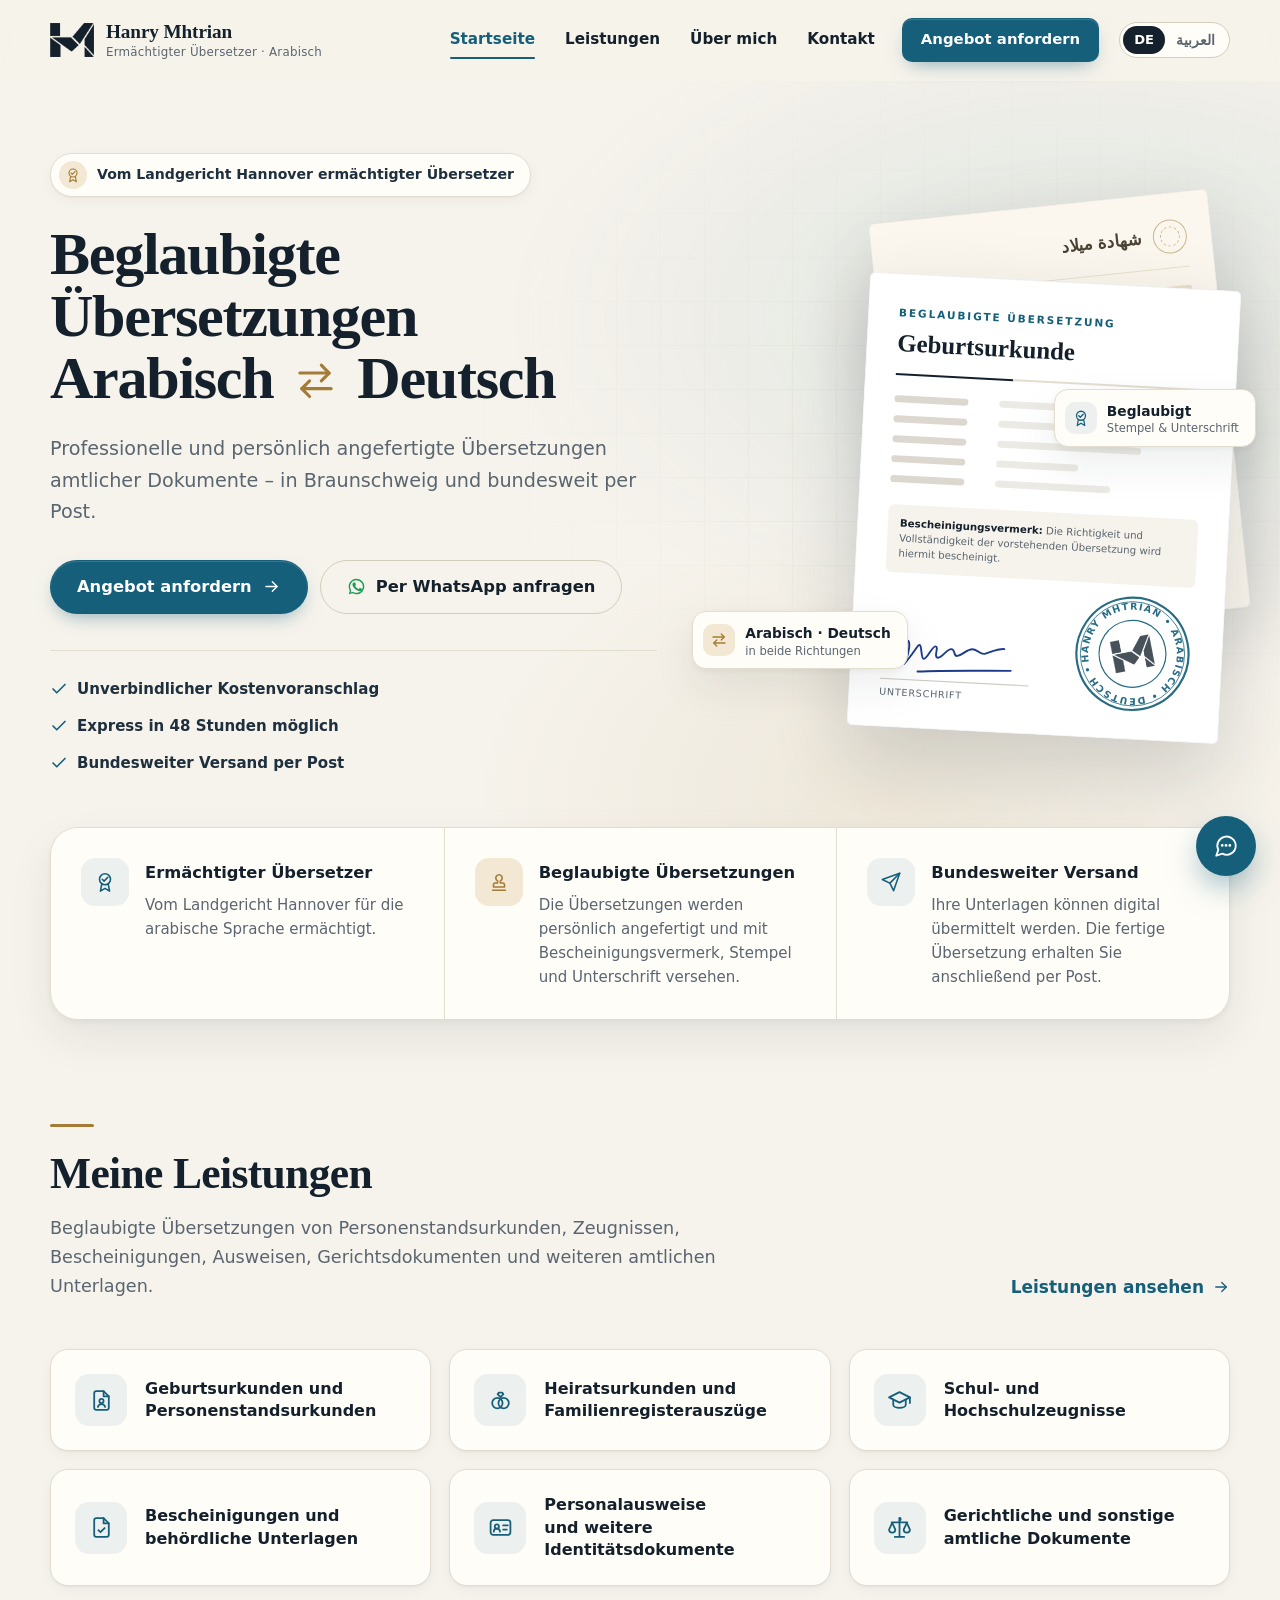
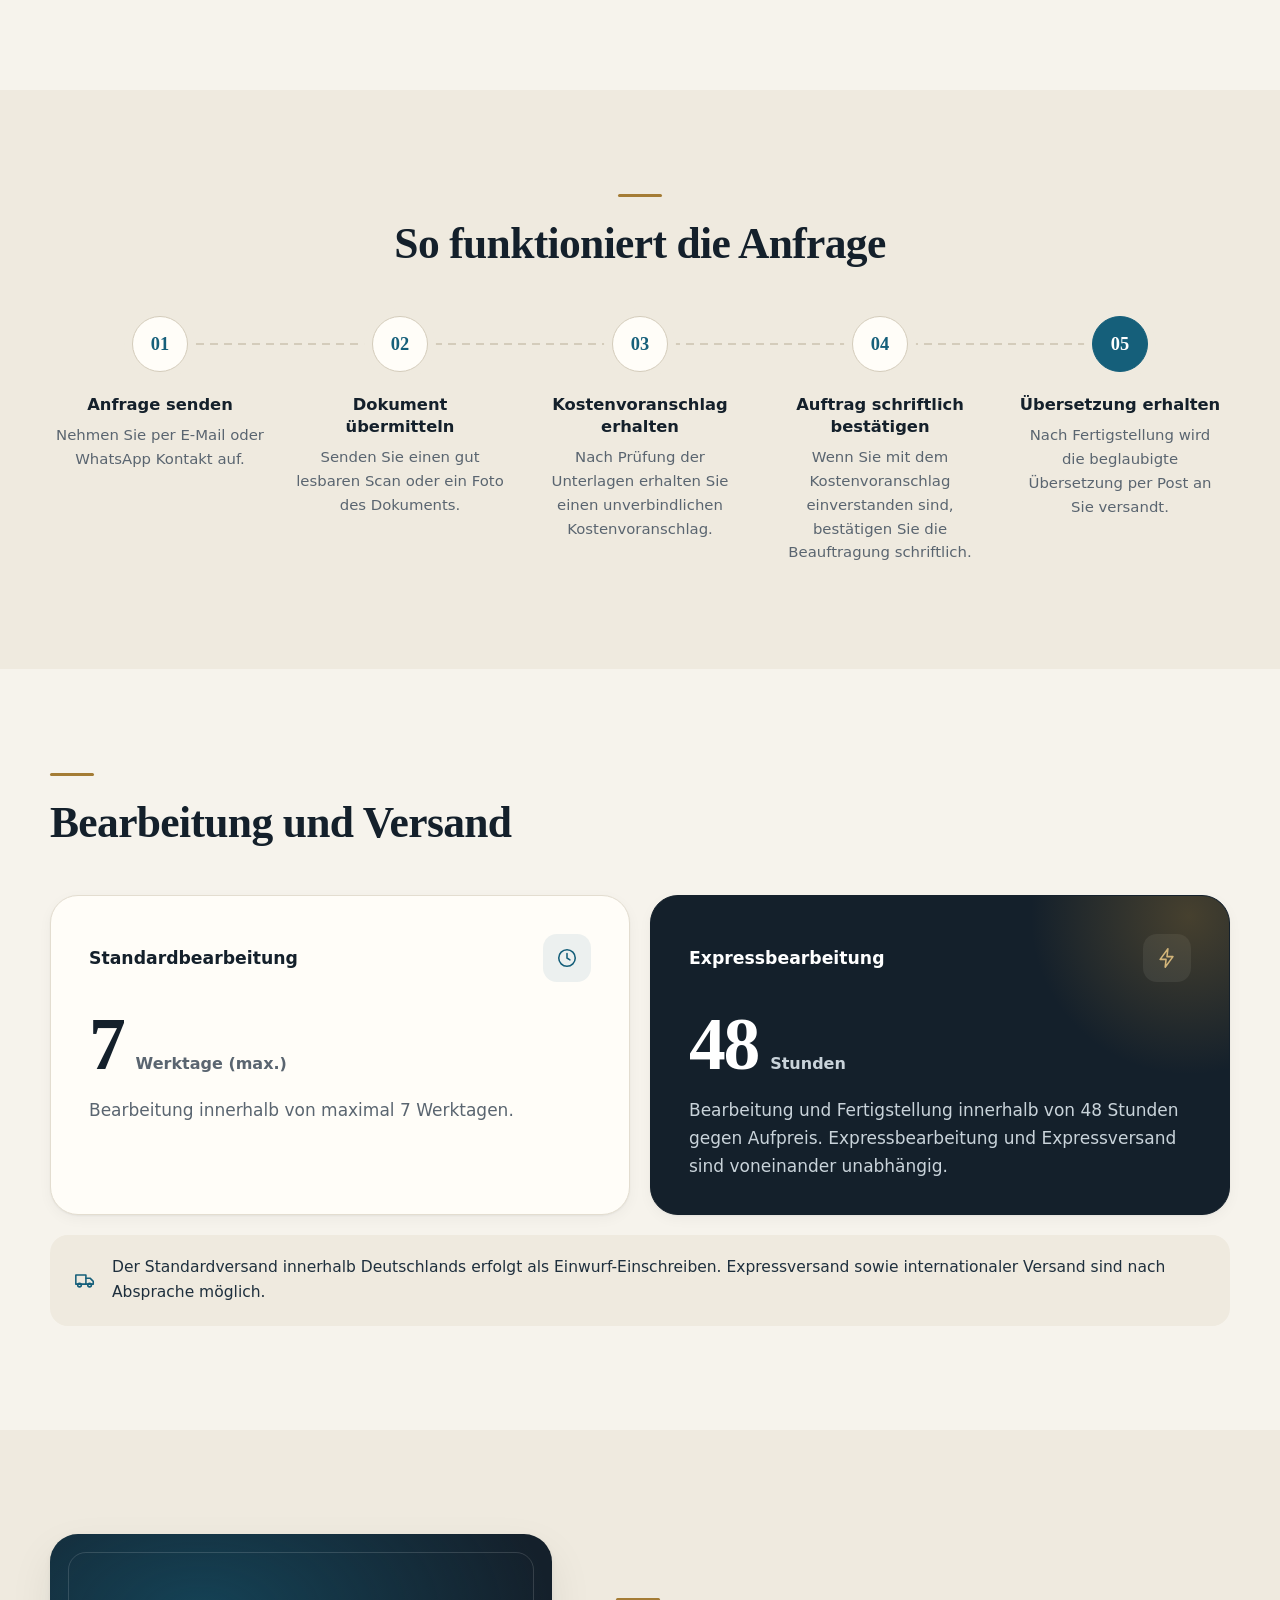
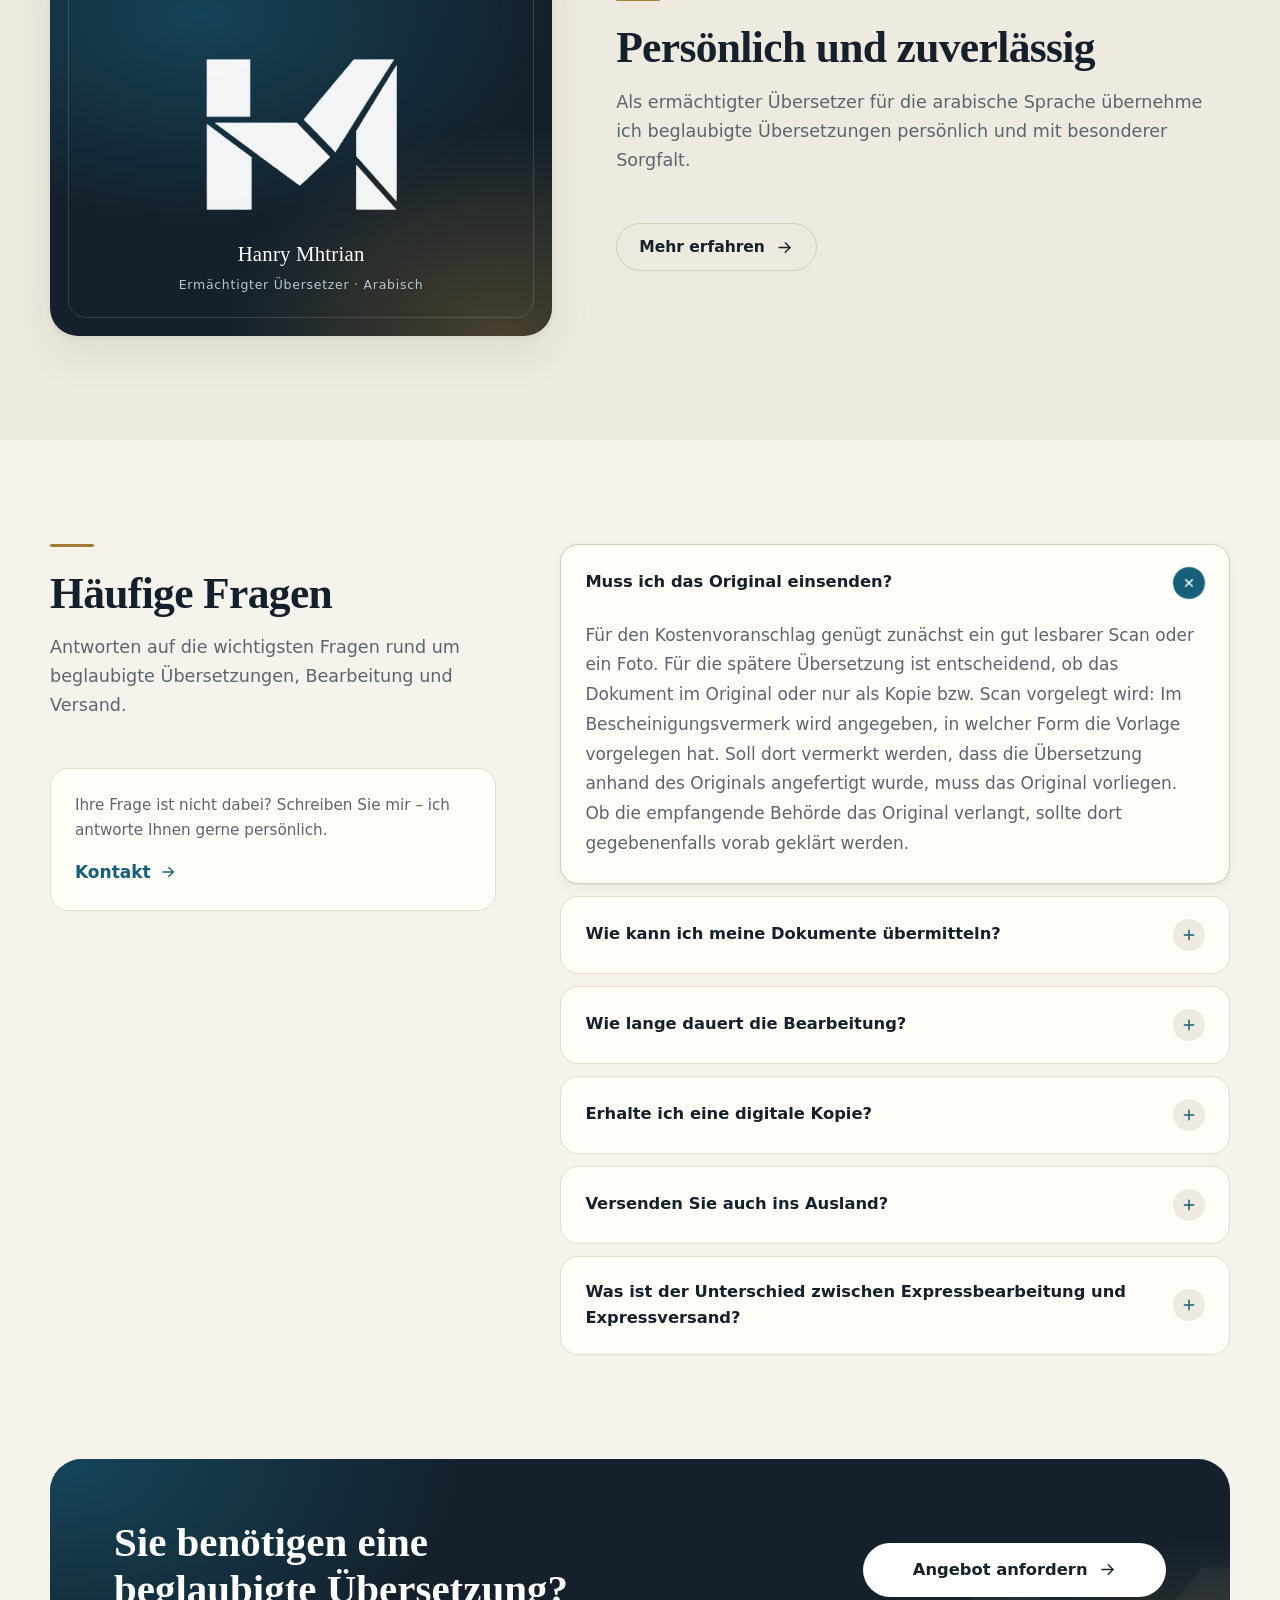
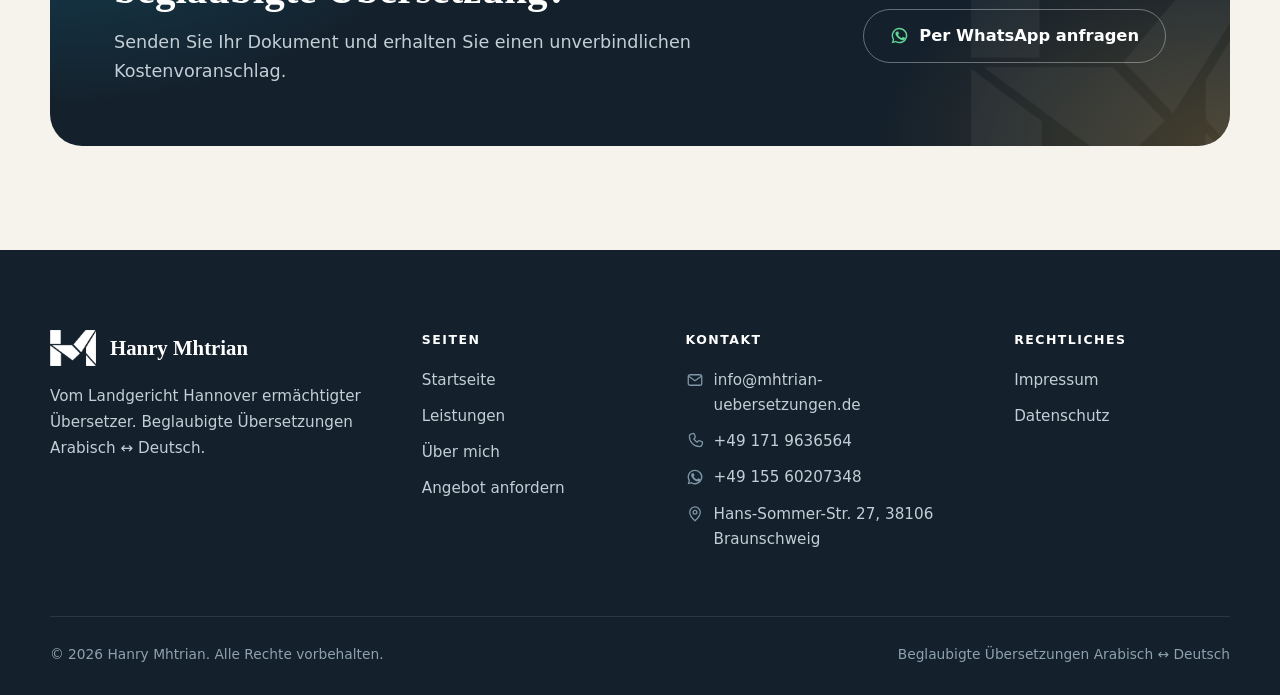
<file: index.html>
<!doctype html><html lang="de"><head><meta charset="utf-8"><meta name="viewport" content="width=device-width,initial-scale=1"><meta name="description" content=""><meta name="theme-color" content="#f6f3ec"><meta property="og:type" content="website"><meta property="og:site_name" content="Hanry Mhtrian – Beglaubigte Übersetzungen"><meta property="og:image" content="/assets/img/logo-full.png"><link rel="apple-touch-icon" href="/assets/img/favicon.png"><link rel="icon" type="image/png" href="/assets/img/favicon.png"><link rel="stylesheet" href="/assets/css/style.css"><script defer src="/assets/js/content.js"></script><script defer src="/assets/js/app.js"></script></head><body data-page="home"></body></html>
</file>
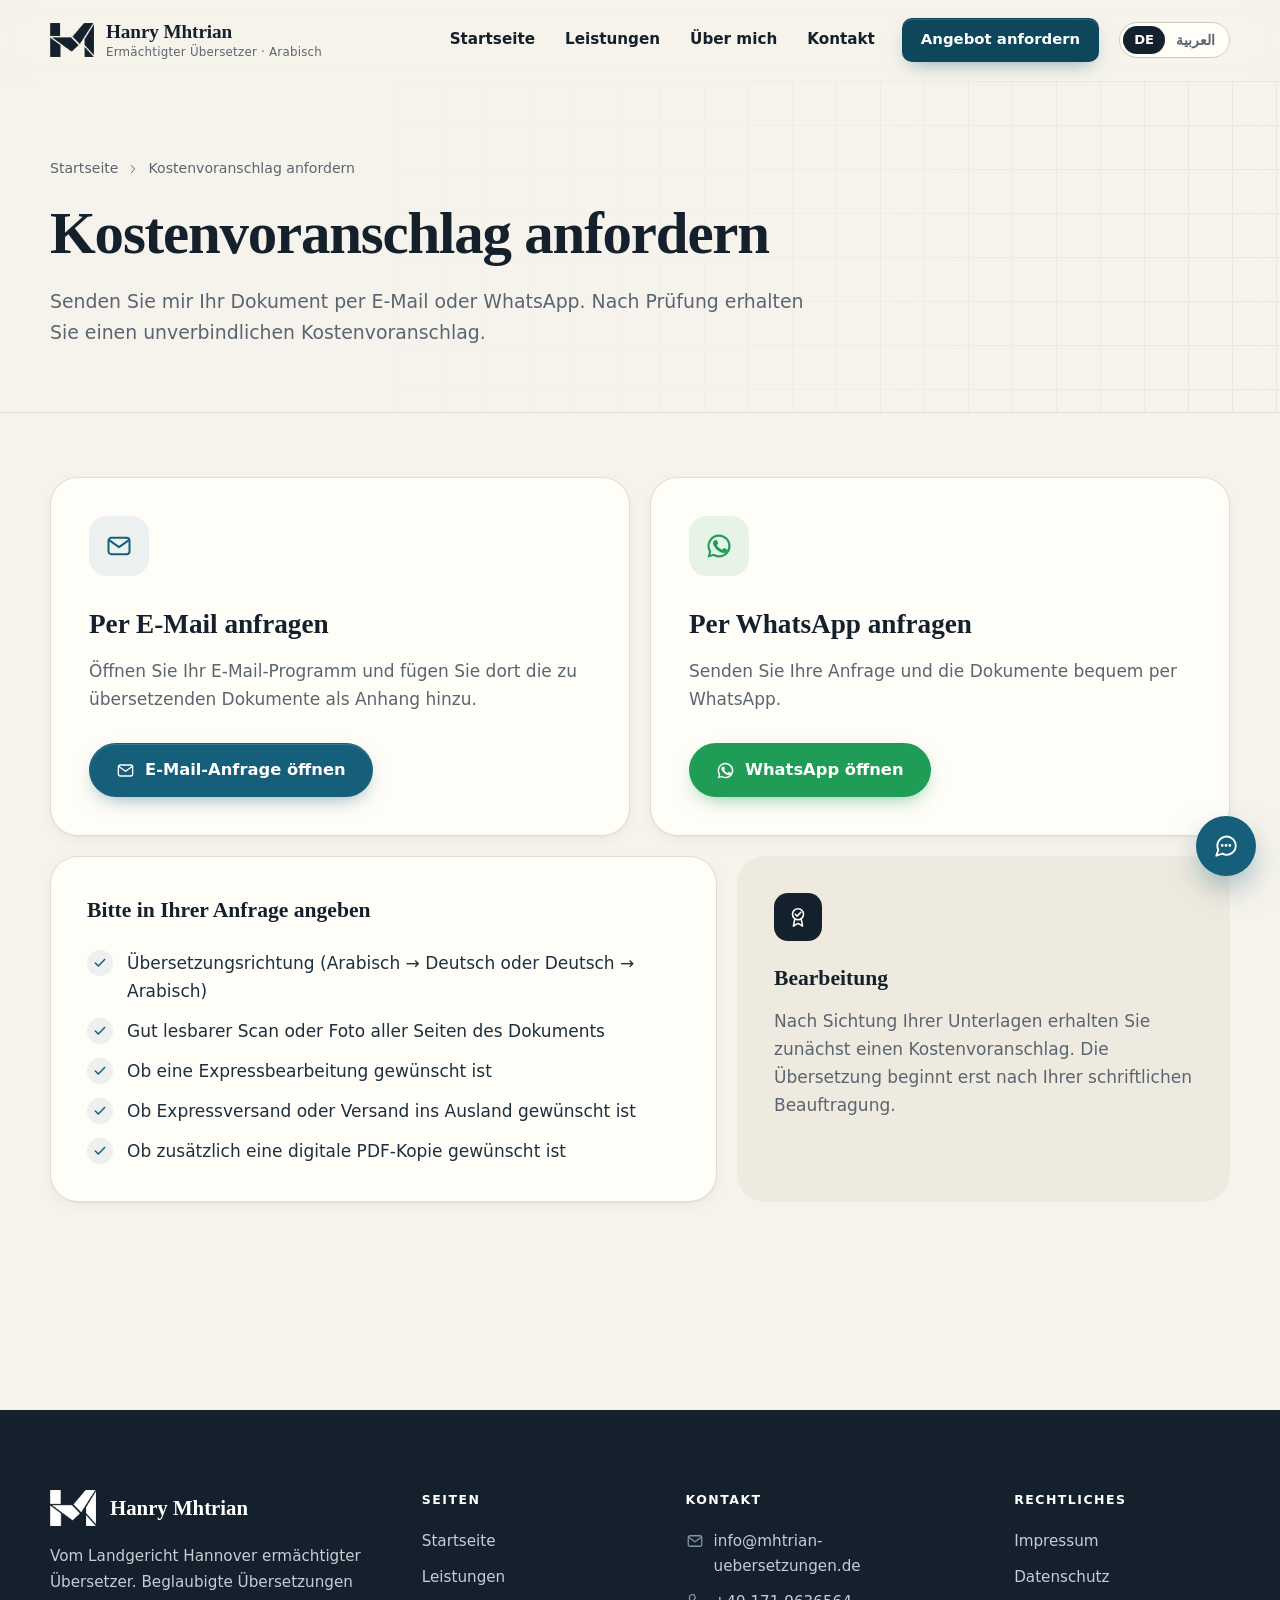
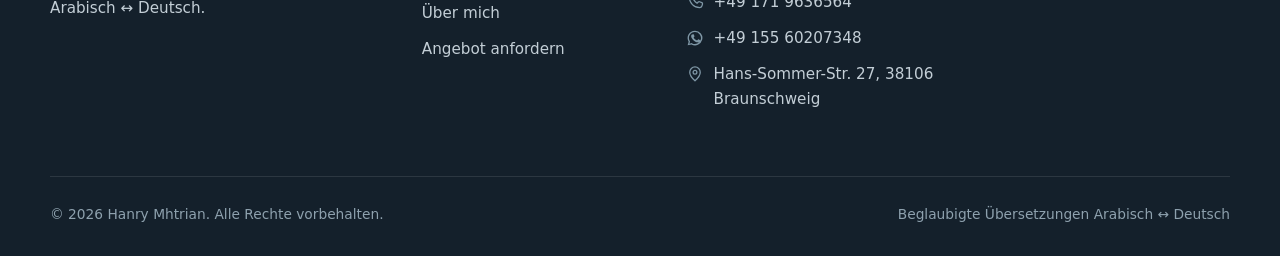
<file: angebot/index.html>
<!doctype html><html lang="de"><head><meta charset="utf-8"><meta name="viewport" content="width=device-width,initial-scale=1"><meta name="description" content=""><meta name="theme-color" content="#f6f3ec"><meta property="og:type" content="website"><meta property="og:site_name" content="Hanry Mhtrian – Beglaubigte Übersetzungen"><meta property="og:image" content="/assets/img/logo-full.png"><link rel="apple-touch-icon" href="/assets/img/favicon.png"><link rel="icon" type="image/png" href="/assets/img/favicon.png"><link rel="stylesheet" href="/assets/css/style.css"><script defer src="/assets/js/content.js"></script><script defer src="/assets/js/app.js"></script></head><body data-page="quote"></body></html>
</file>
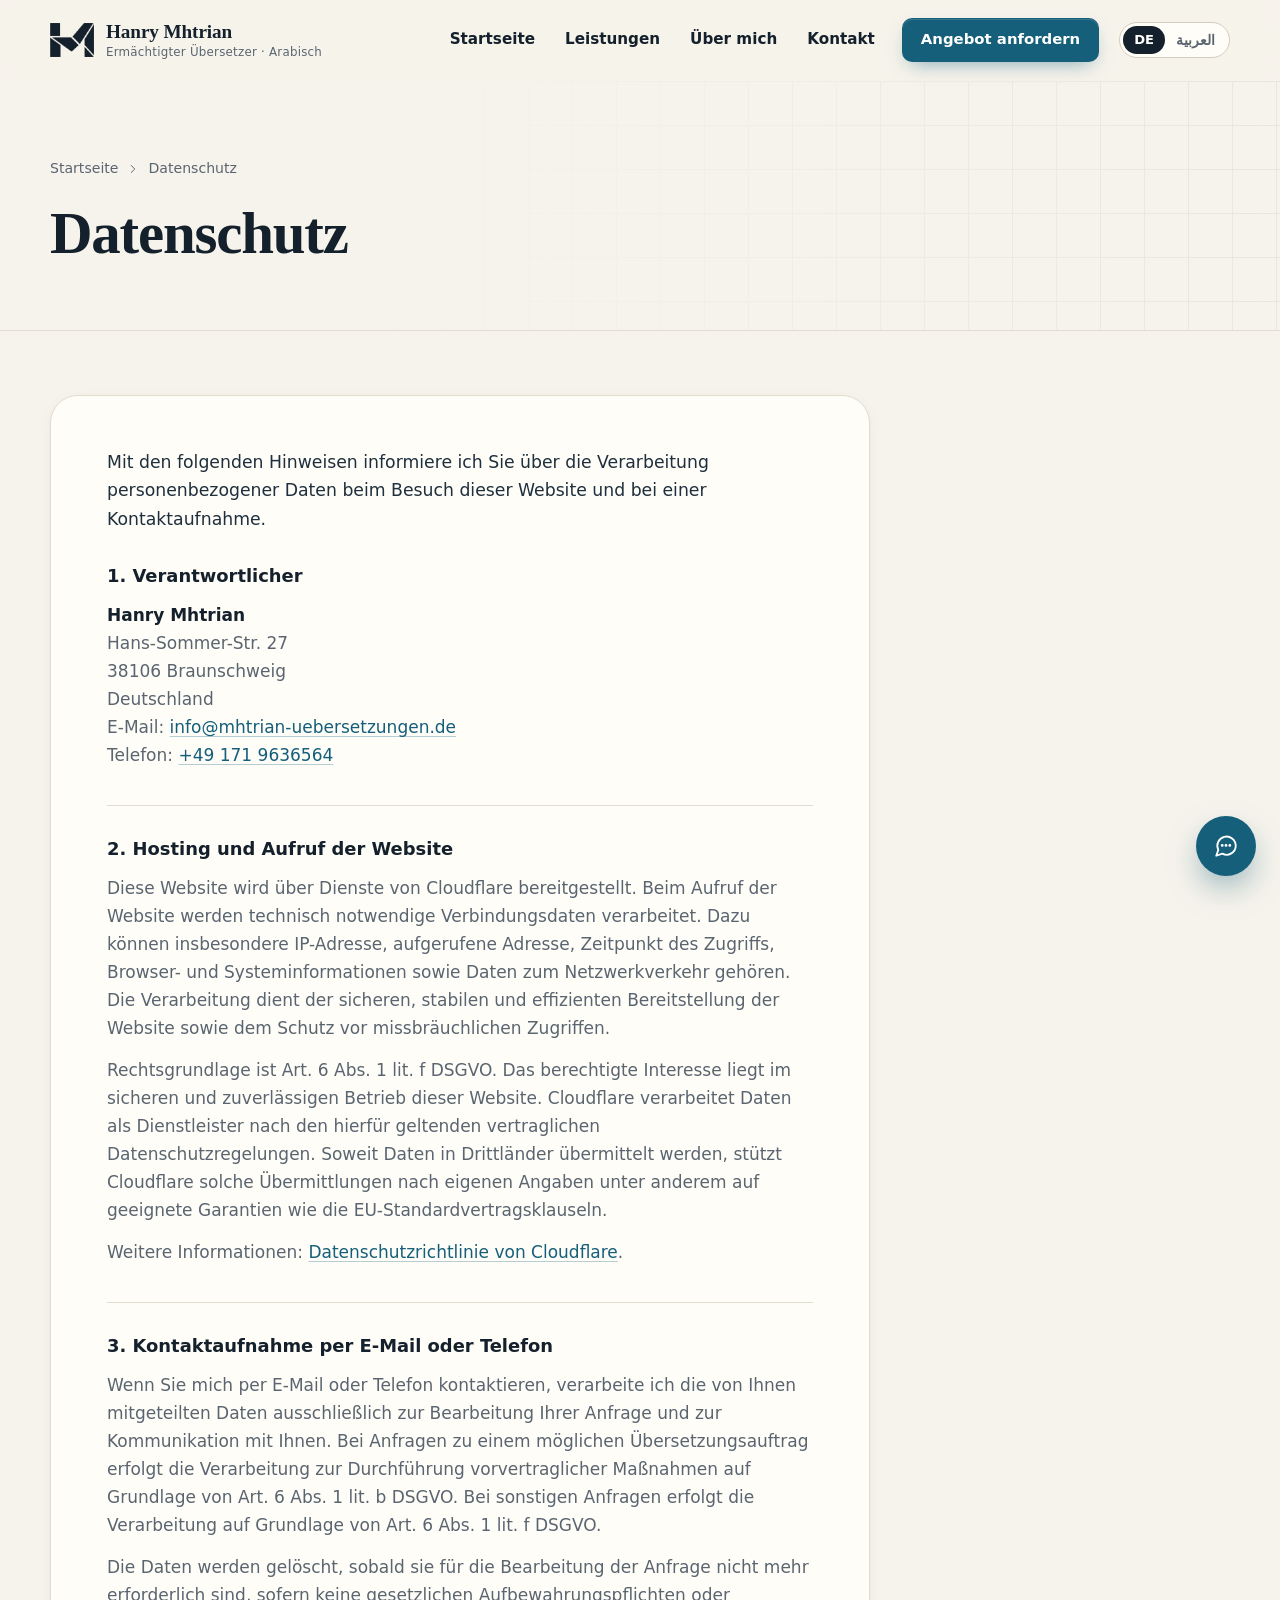
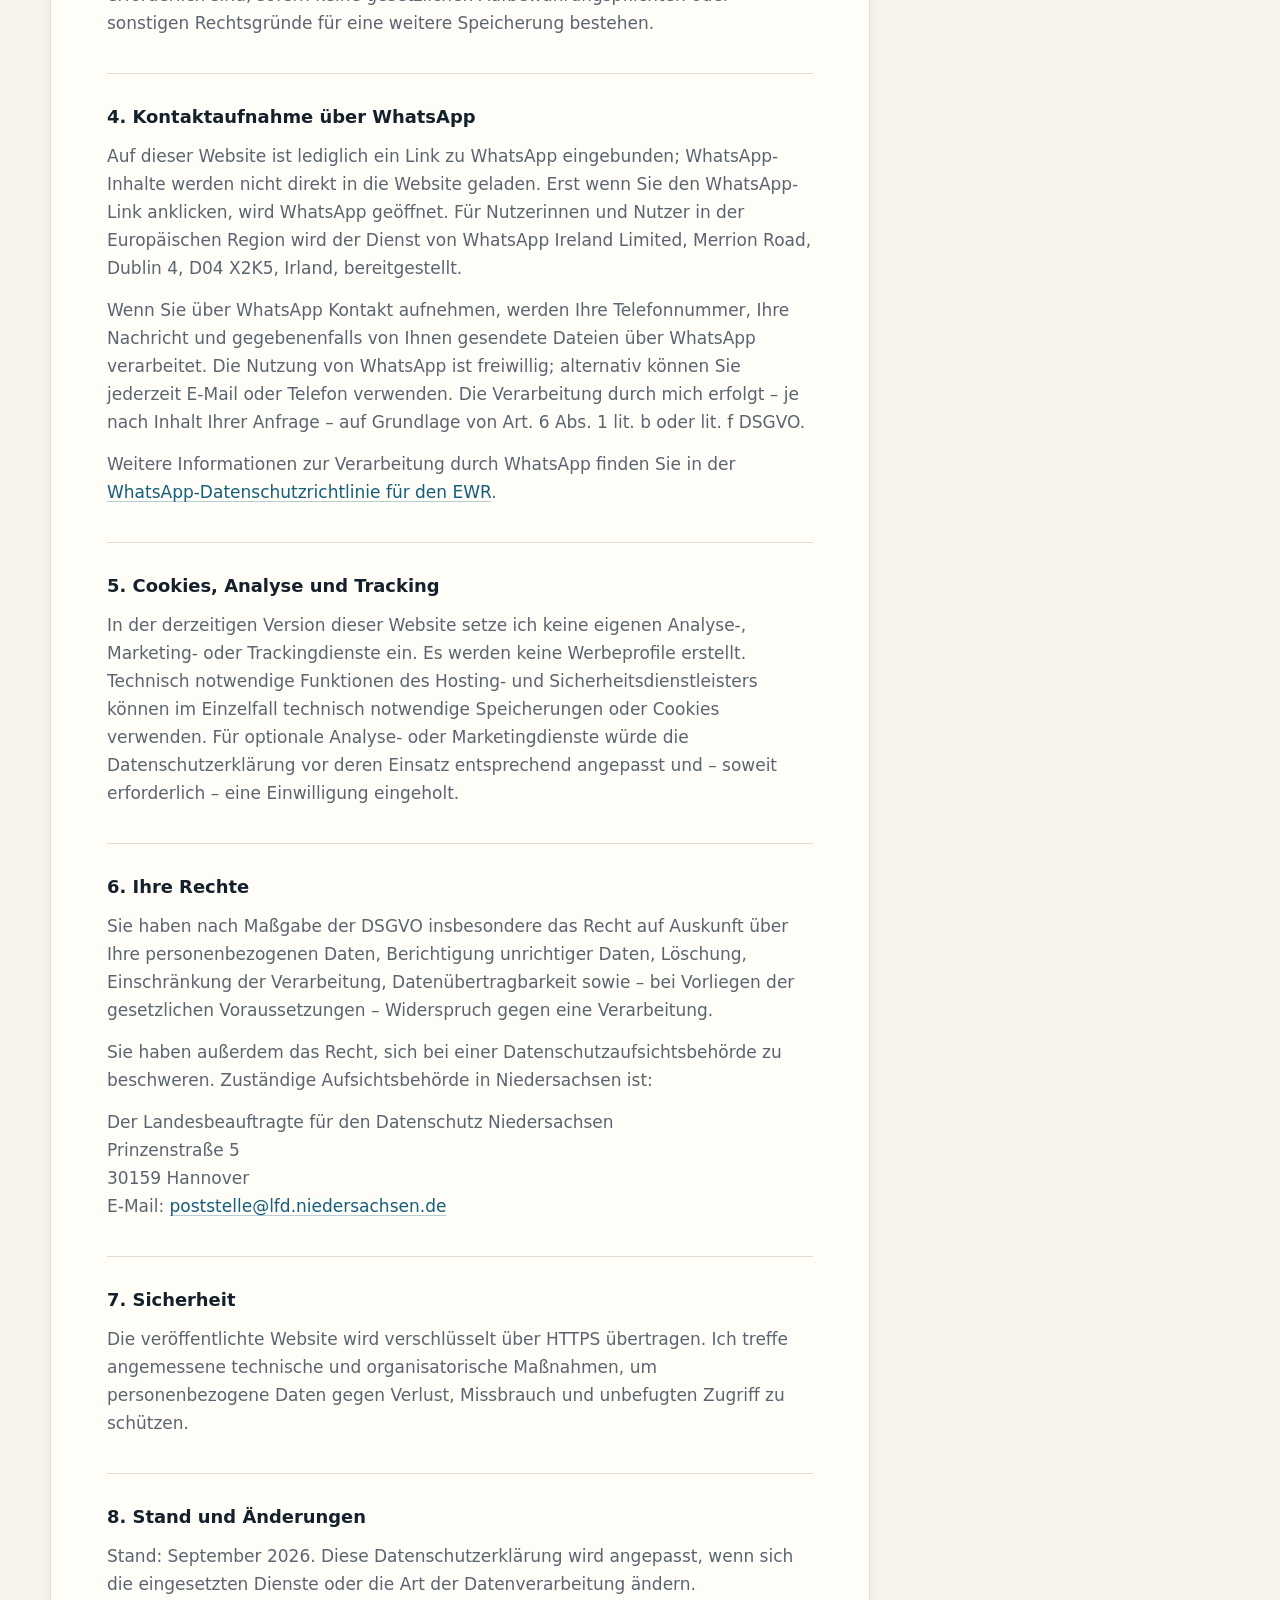
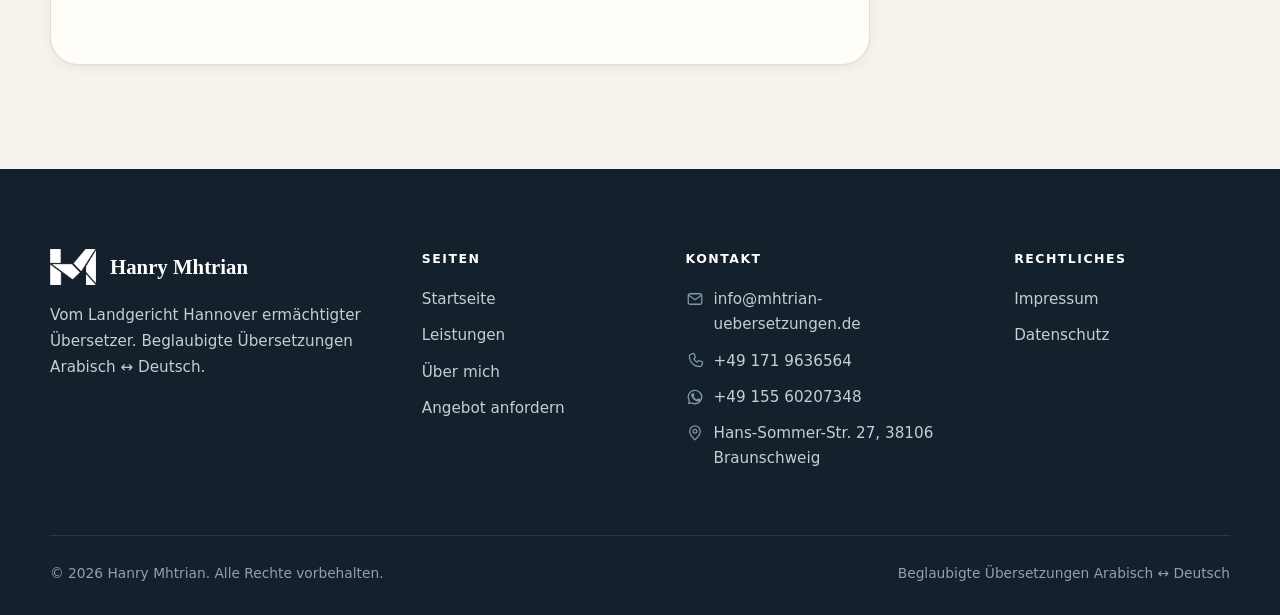
<file: datenschutz/index.html>
<!doctype html><html lang="de"><head><meta charset="utf-8"><meta name="viewport" content="width=device-width,initial-scale=1"><meta name="description" content=""><meta name="theme-color" content="#f6f3ec"><meta property="og:type" content="website"><meta property="og:site_name" content="Hanry Mhtrian – Beglaubigte Übersetzungen"><meta property="og:image" content="/assets/img/logo-full.png"><link rel="apple-touch-icon" href="/assets/img/favicon.png"><link rel="icon" type="image/png" href="/assets/img/favicon.png"><link rel="stylesheet" href="/assets/css/style.css"><script defer src="/assets/js/content.js"></script><script defer src="/assets/js/app.js"></script></head><body data-page="privacy"></body></html>
</file>
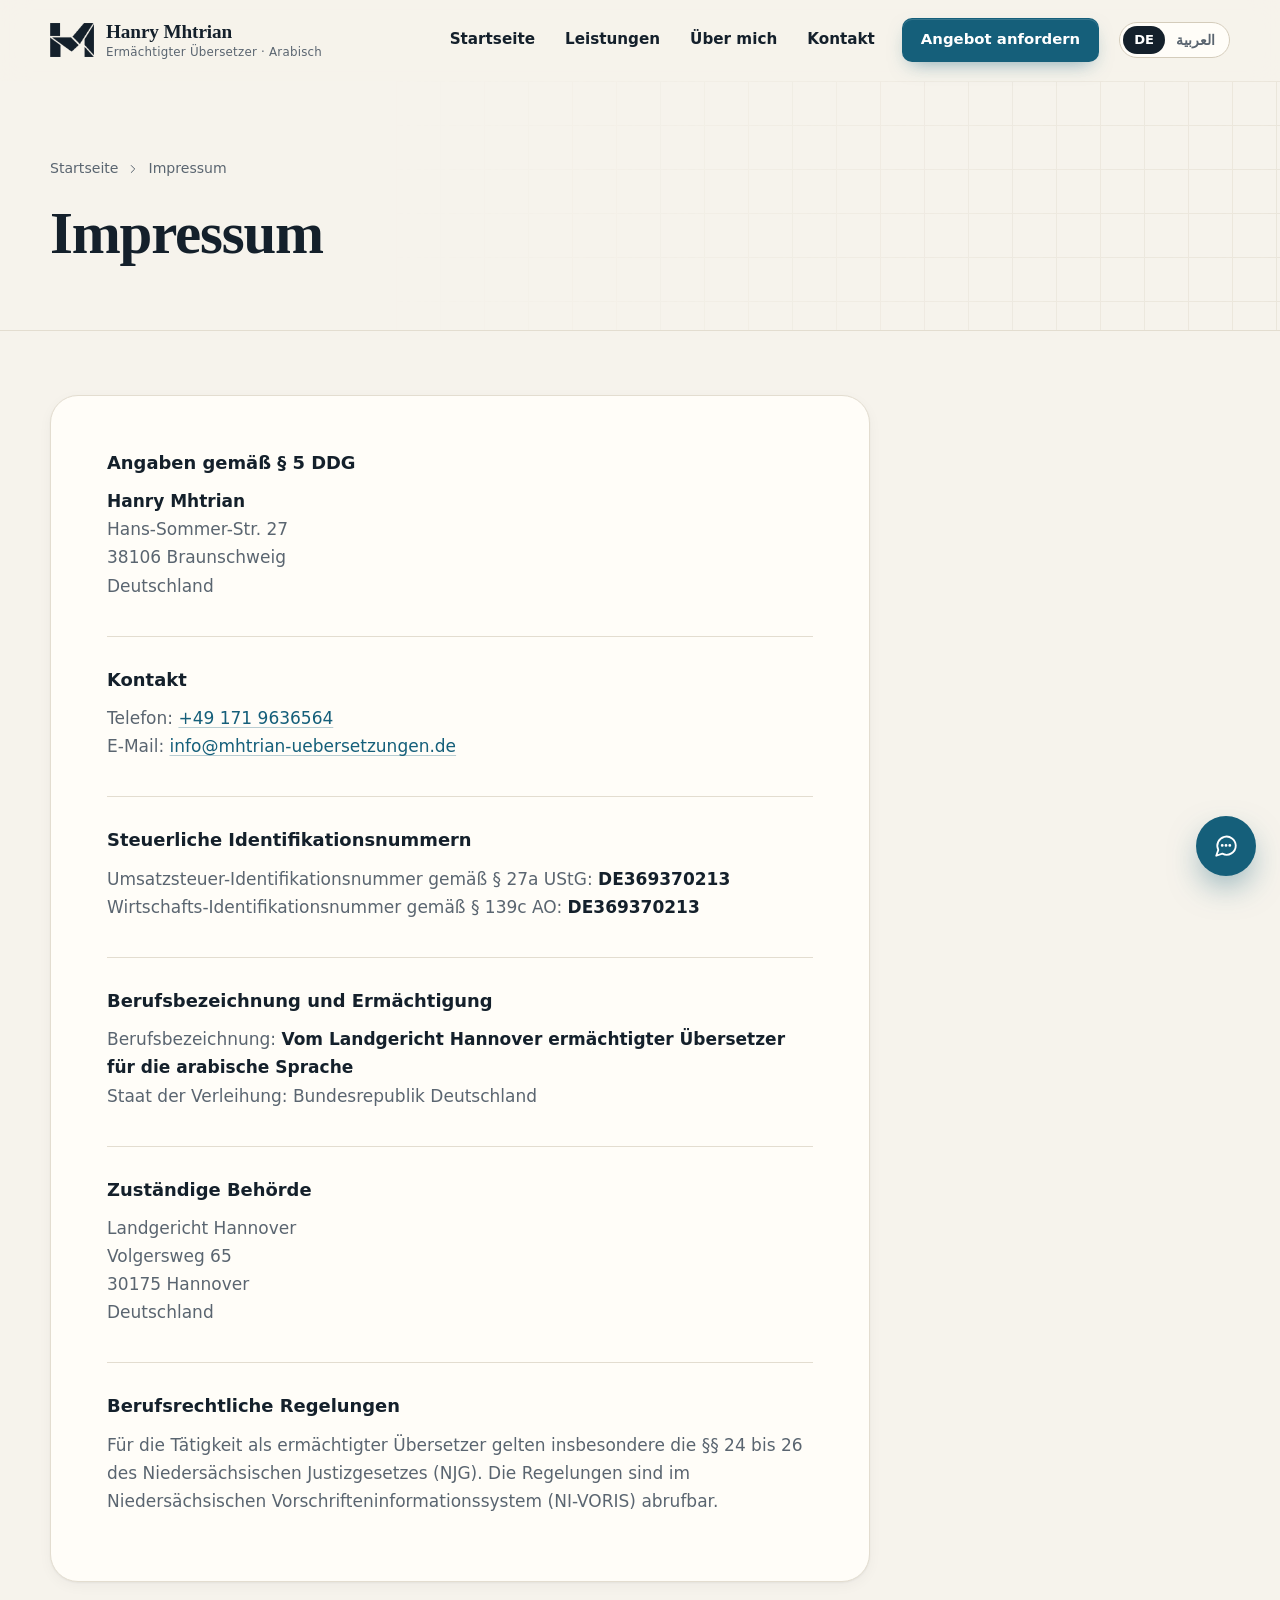
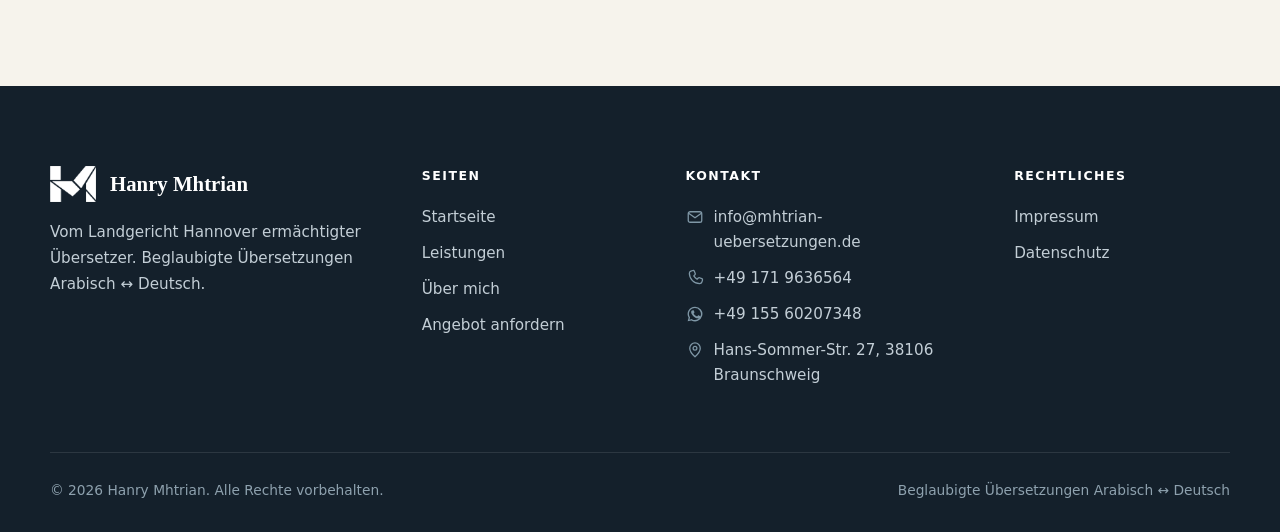
<file: impressum/index.html>
<!doctype html><html lang="de"><head><meta charset="utf-8"><meta name="viewport" content="width=device-width,initial-scale=1"><meta name="description" content=""><meta name="theme-color" content="#f6f3ec"><meta property="og:type" content="website"><meta property="og:site_name" content="Hanry Mhtrian – Beglaubigte Übersetzungen"><meta property="og:image" content="/assets/img/logo-full.png"><link rel="apple-touch-icon" href="/assets/img/favicon.png"><link rel="icon" type="image/png" href="/assets/img/favicon.png"><link rel="stylesheet" href="/assets/css/style.css"><script defer src="/assets/js/content.js"></script><script defer src="/assets/js/app.js"></script></head><body data-page="imprint"></body></html>
</file>
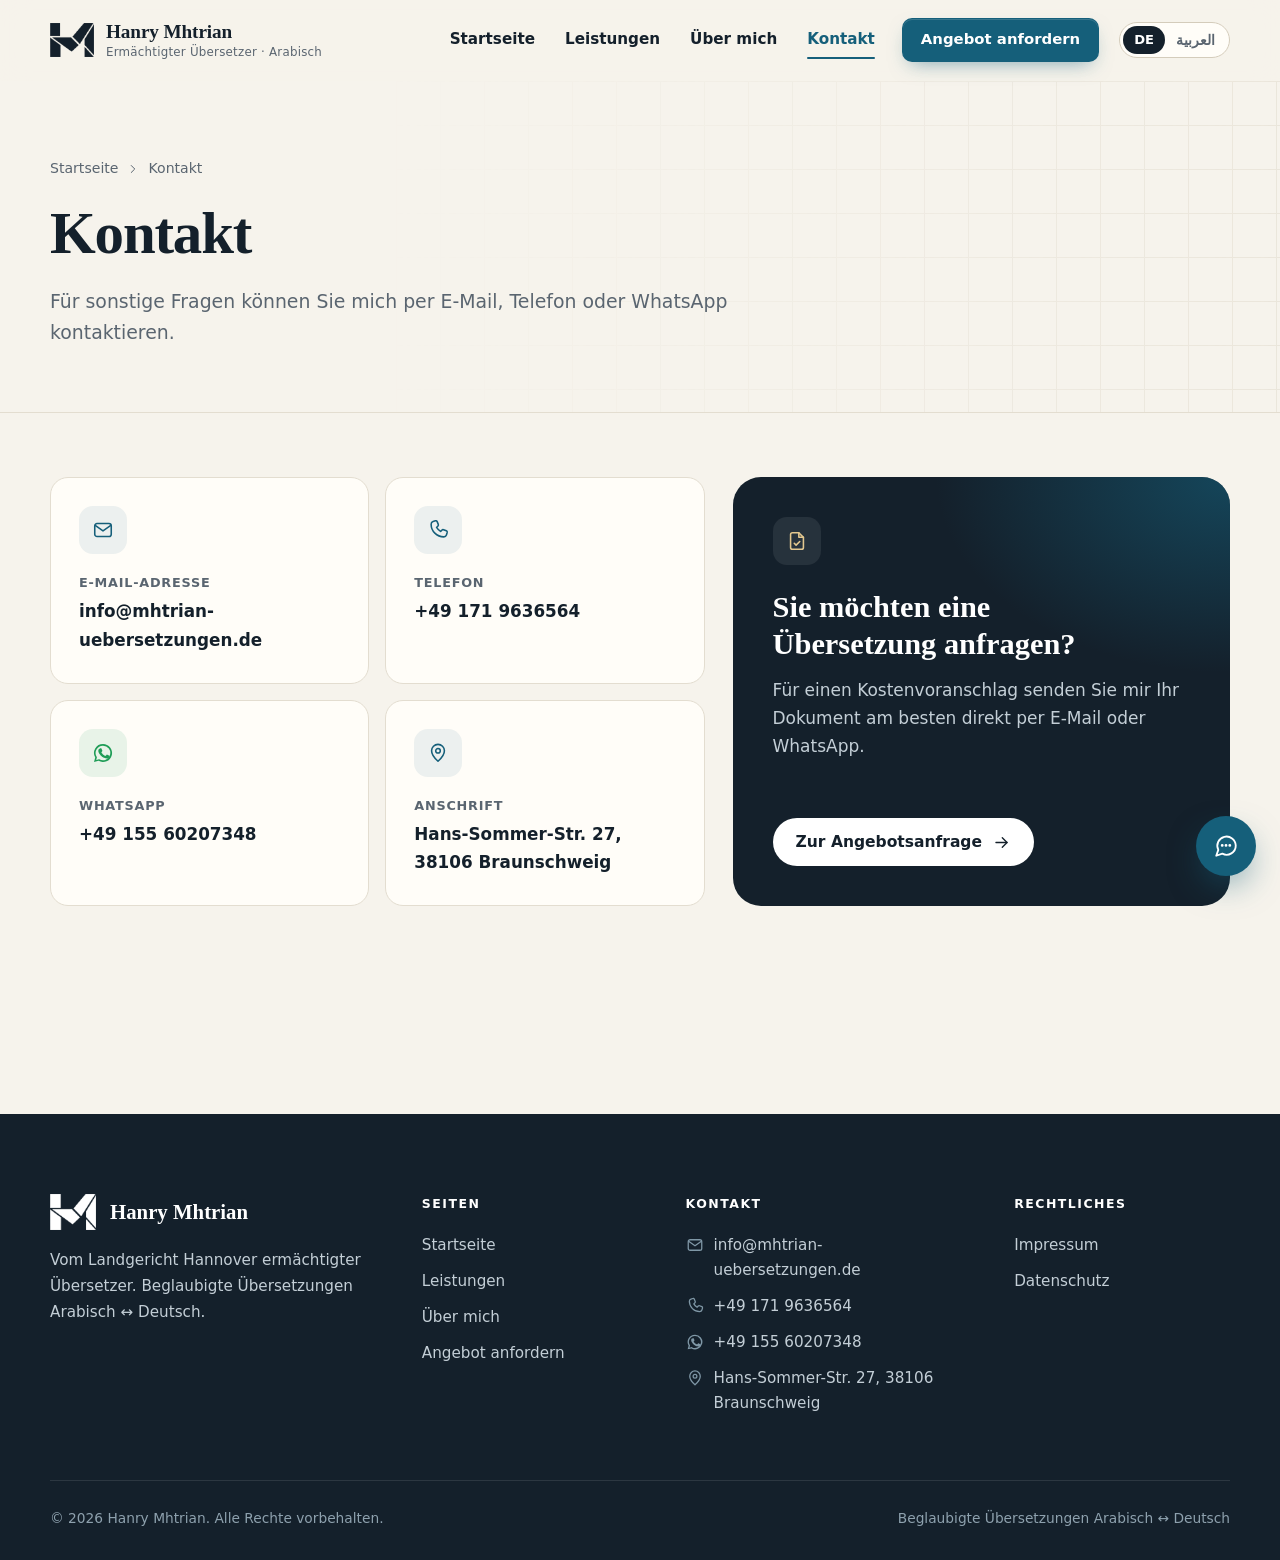
<file: kontakt/index.html>
<!doctype html><html lang="de"><head><meta charset="utf-8"><meta name="viewport" content="width=device-width,initial-scale=1"><meta name="description" content=""><meta name="theme-color" content="#f6f3ec"><meta property="og:type" content="website"><meta property="og:site_name" content="Hanry Mhtrian – Beglaubigte Übersetzungen"><meta property="og:image" content="/assets/img/logo-full.png"><link rel="apple-touch-icon" href="/assets/img/favicon.png"><link rel="icon" type="image/png" href="/assets/img/favicon.png"><link rel="stylesheet" href="/assets/css/style.css"><script defer src="/assets/js/content.js"></script><script defer src="/assets/js/app.js"></script></head><body data-page="contact"></body></html>
</file>
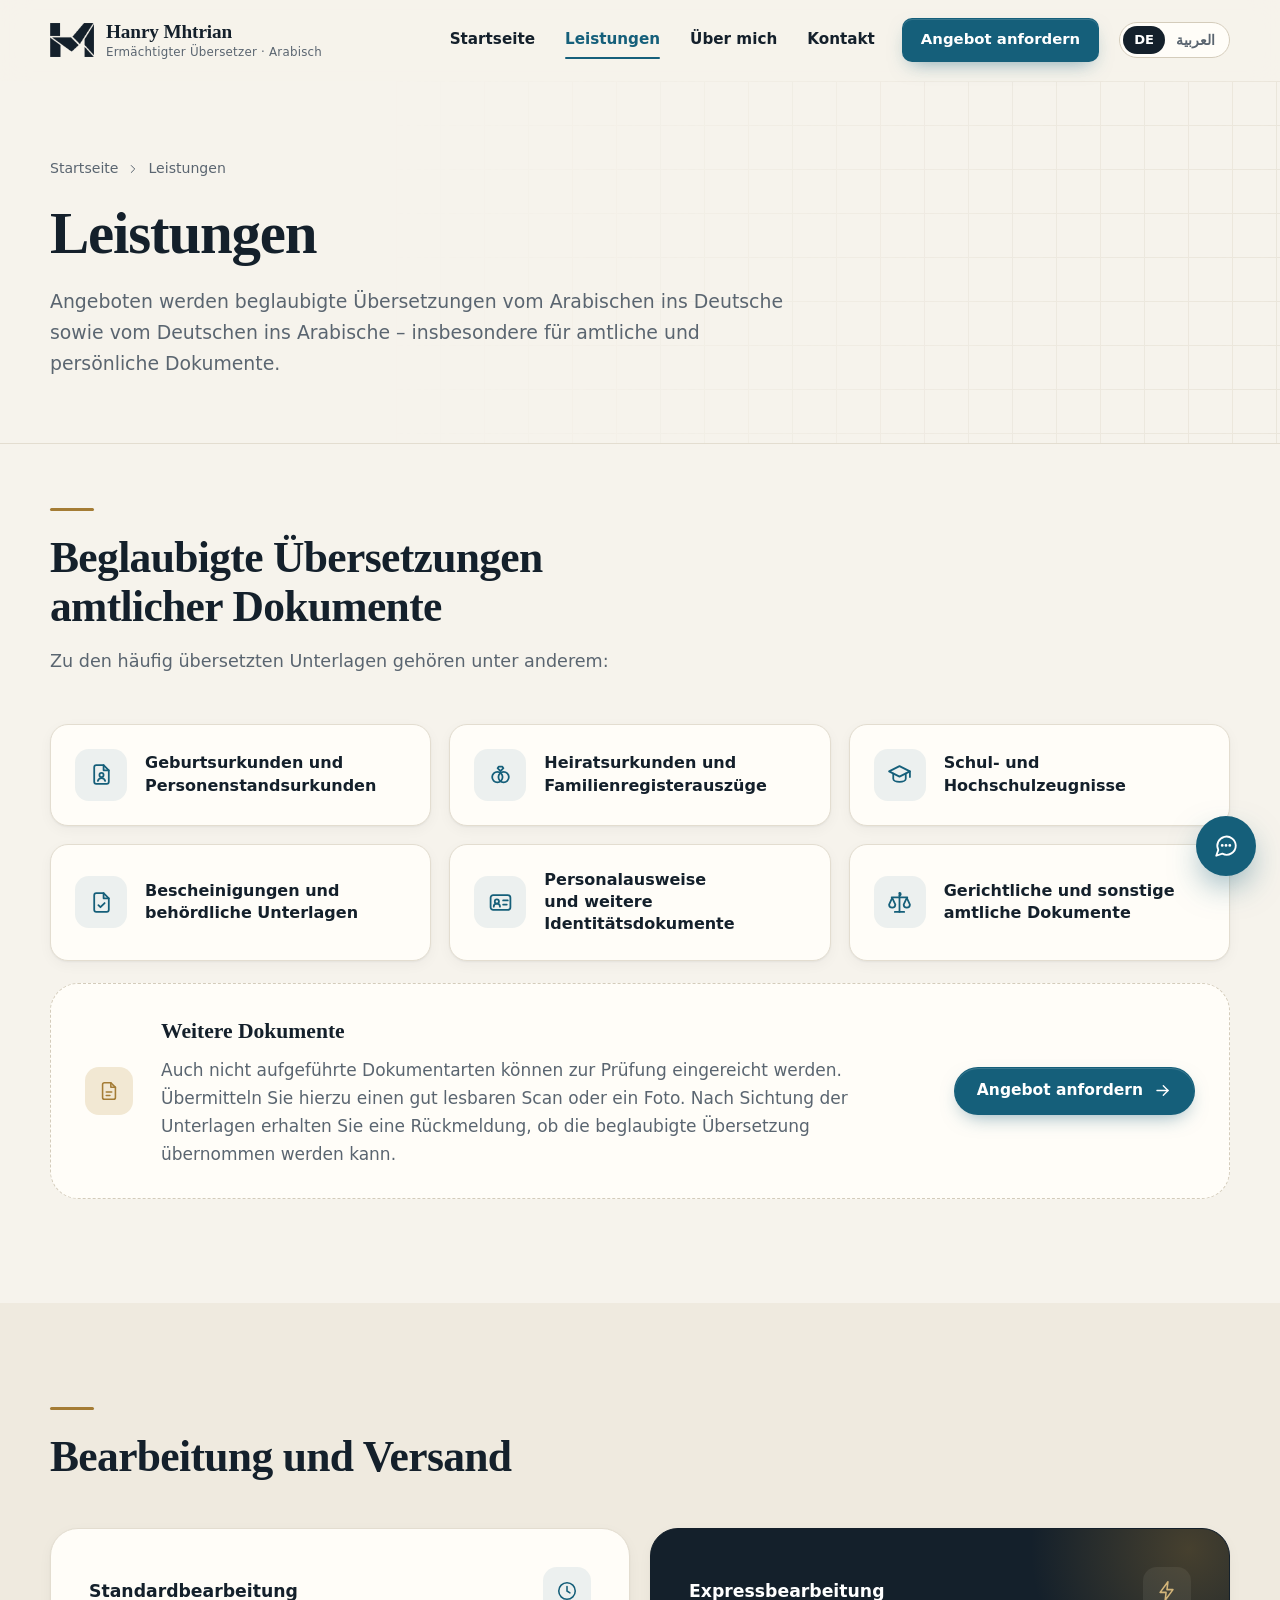
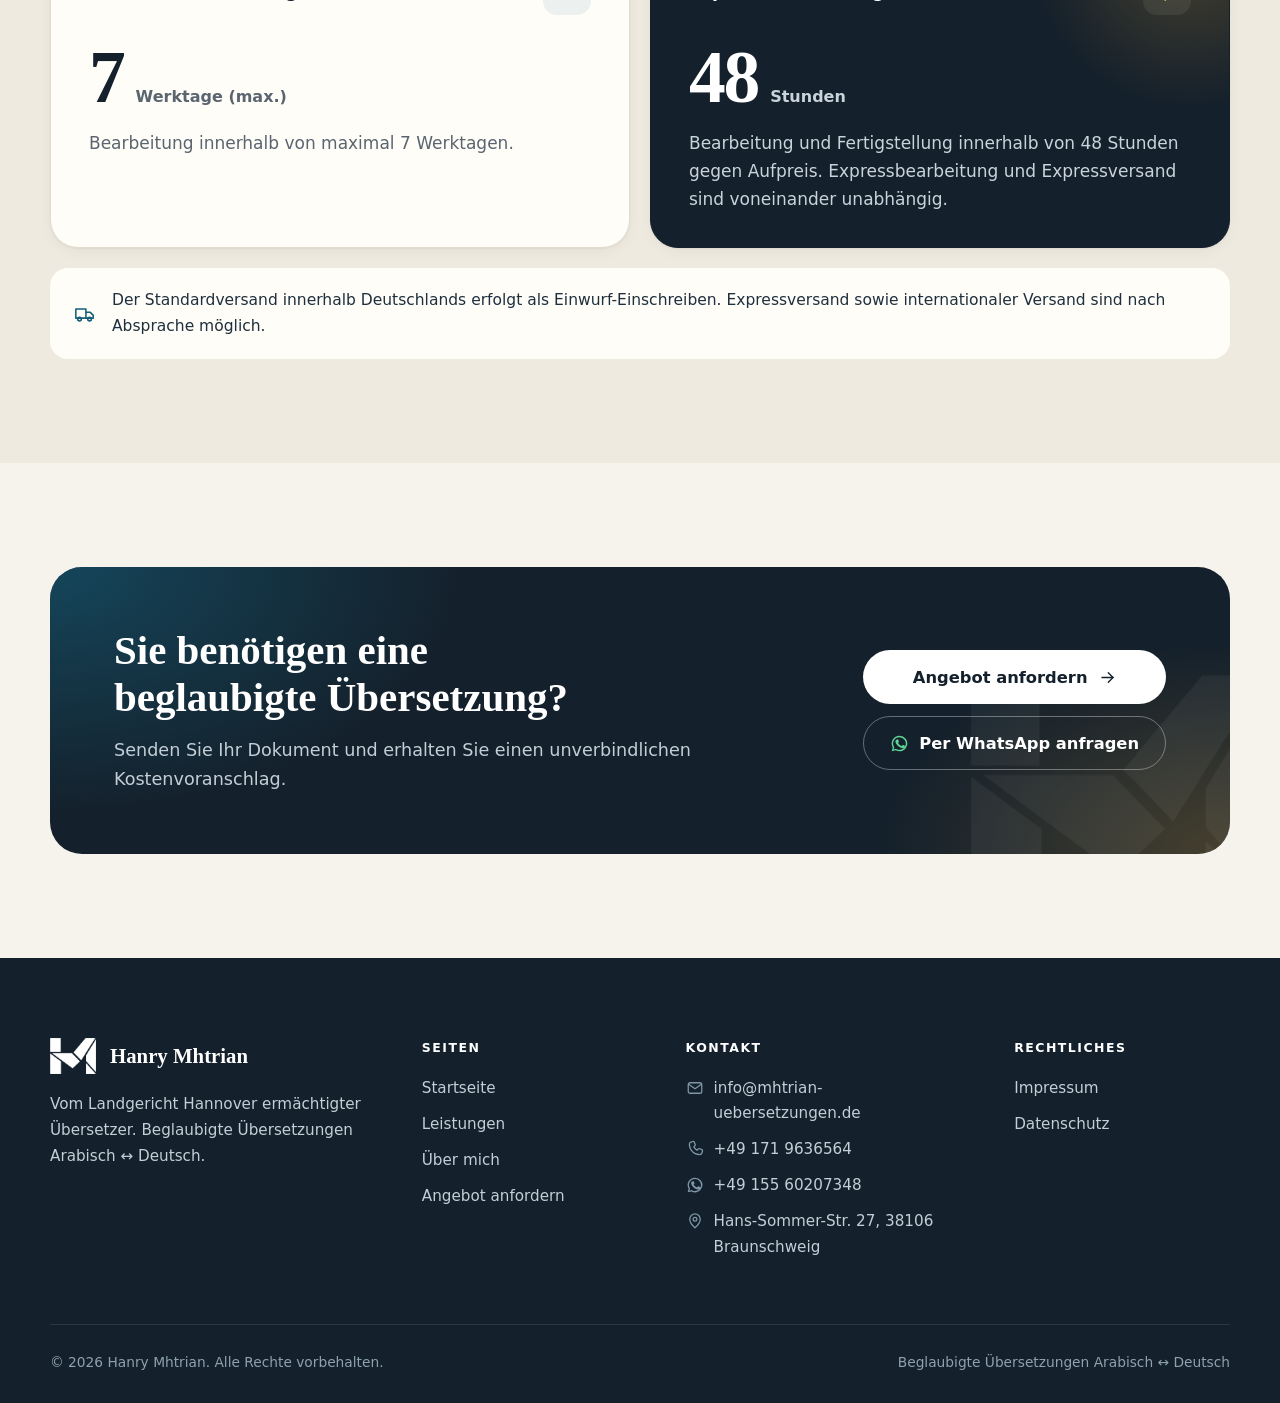
<file: leistungen/index.html>
<!doctype html><html lang="de"><head><meta charset="utf-8"><meta name="viewport" content="width=device-width,initial-scale=1"><meta name="description" content=""><meta name="theme-color" content="#f6f3ec"><meta property="og:type" content="website"><meta property="og:site_name" content="Hanry Mhtrian – Beglaubigte Übersetzungen"><meta property="og:image" content="/assets/img/logo-full.png"><link rel="apple-touch-icon" href="/assets/img/favicon.png"><link rel="icon" type="image/png" href="/assets/img/favicon.png"><link rel="stylesheet" href="/assets/css/style.css"><script defer src="/assets/js/content.js"></script><script defer src="/assets/js/app.js"></script></head><body data-page="services"></body></html>
</file>
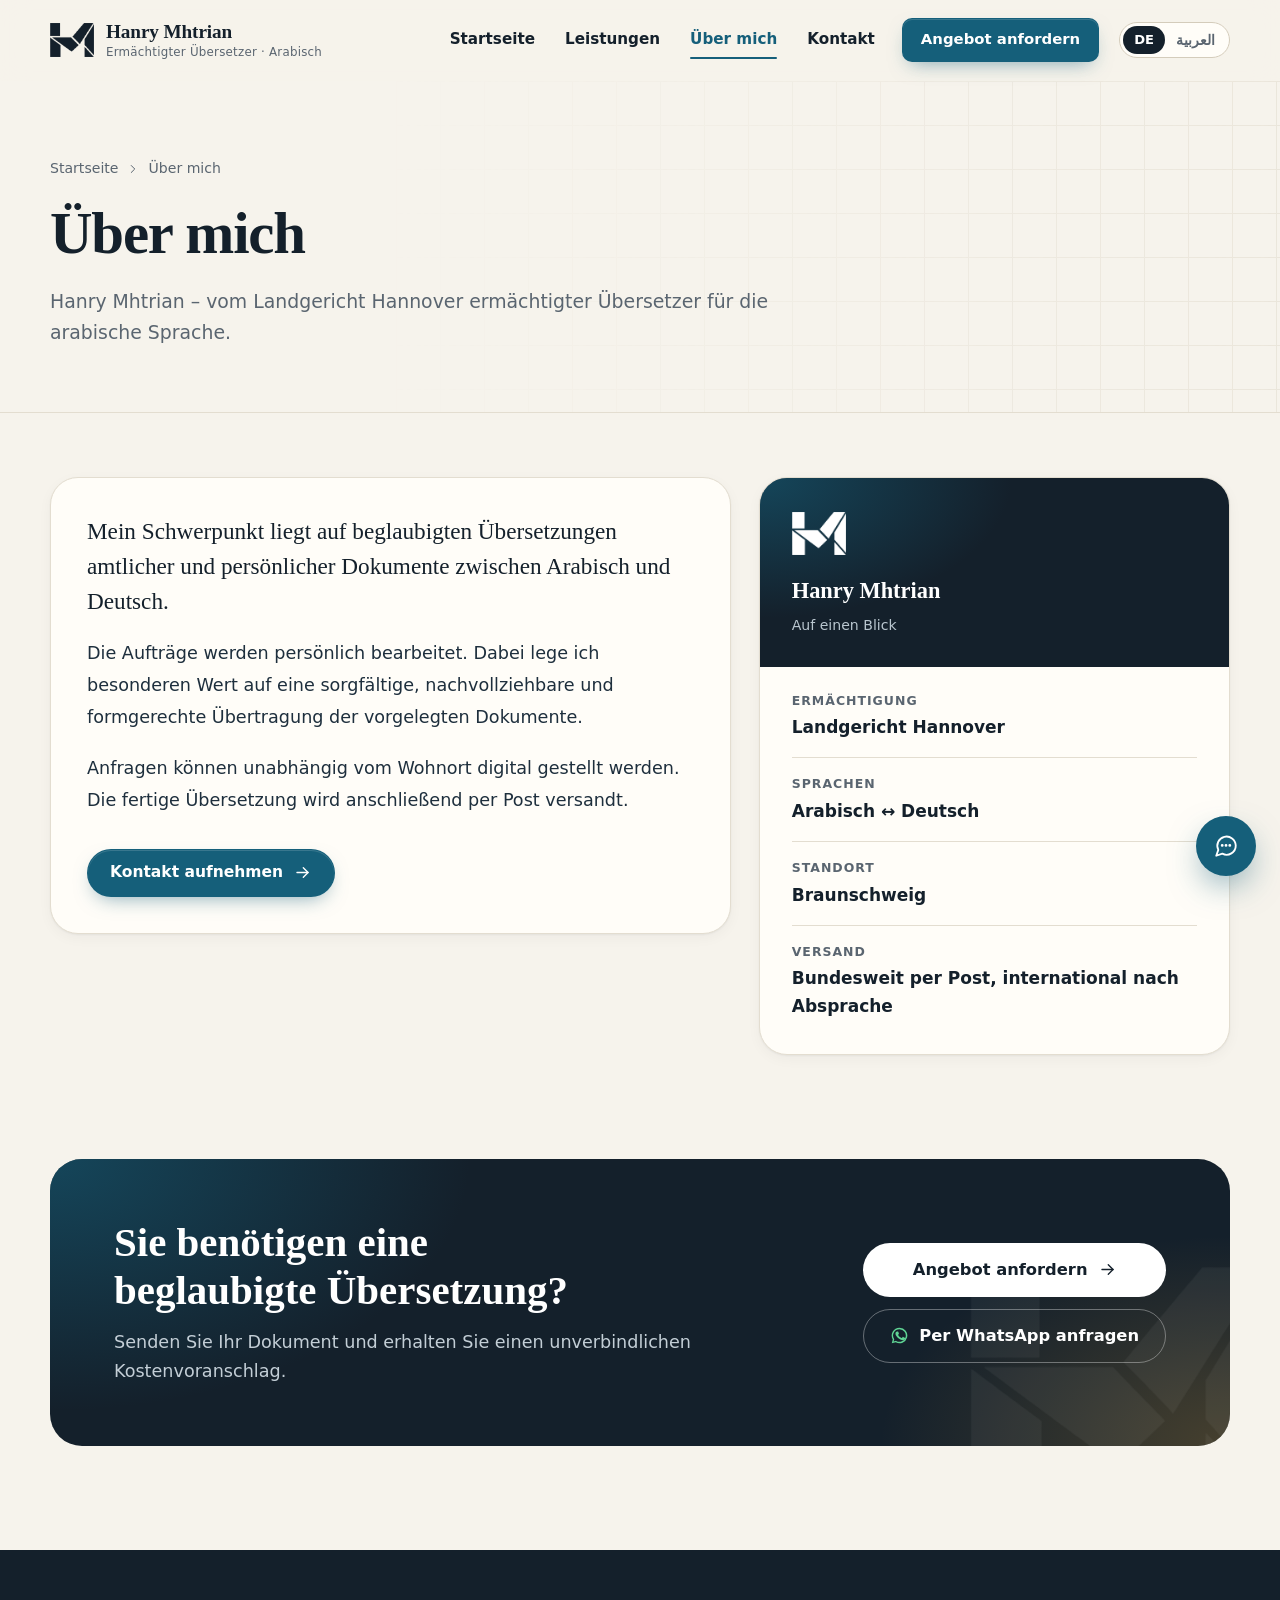
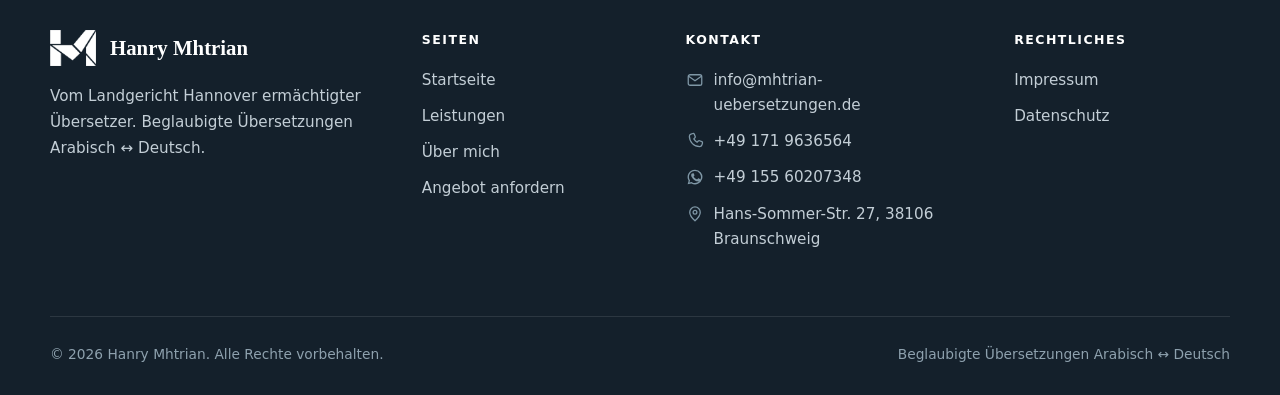
<file: ueber-mich/index.html>
<!doctype html><html lang="de"><head><meta charset="utf-8"><meta name="viewport" content="width=device-width,initial-scale=1"><meta name="description" content=""><meta name="theme-color" content="#f6f3ec"><meta property="og:type" content="website"><meta property="og:site_name" content="Hanry Mhtrian – Beglaubigte Übersetzungen"><meta property="og:image" content="/assets/img/logo-full.png"><link rel="apple-touch-icon" href="/assets/img/favicon.png"><link rel="icon" type="image/png" href="/assets/img/favicon.png"><link rel="stylesheet" href="/assets/css/style.css"><script defer src="/assets/js/content.js"></script><script defer src="/assets/js/app.js"></script></head><body data-page="about"></body></html>
</file>
<file: assets/css/style.css>
/* ==========================================================================
   Hanry Mhtrian – Beglaubigte Übersetzungen
   Design V2.0
   ========================================================================== */

:root{
  /* Farben */
  --paper:#f6f3ec;
  --paper-2:#efeadf;
  --surface:#fffdf8;
  --ink:#14202b;
  --ink-2:#1e2f3d;
  --muted:#5a6570;
  --line:#e3ddd0;
  --line-strong:#d4ccbb;
  --accent:#155f7a;            /* wird aus content.js (config.accent) überschrieben */
  --accent-ink:#0e475c;
  --accent-soft:rgba(21,95,122,.08);
  --accent-soft-2:rgba(21,95,122,.14);
  --brass:#a47c35;
  --brass-soft:#f2e8d3;
  --wa:#1f9d57;

  /* Schrift */
  --serif:"Iowan Old Style","Palatino Linotype",Palatino,"Book Antiqua","Noto Serif",Georgia,serif;
  --sans:"Segoe UI Variable Text","Segoe UI",system-ui,-apple-system,BlinkMacSystemFont,"Helvetica Neue",Arial,sans-serif;
  --arabic:"Segoe UI","SF Arabic","Geeza Pro","Noto Sans Arabic","Noto Naskh Arabic",Tahoma,sans-serif;

  /* Form */
  --radius-sm:12px;
  --radius:18px;
  --radius-lg:28px;
  --shadow-sm:0 1px 2px rgba(20,32,43,.05),0 4px 14px rgba(20,32,43,.04);
  --shadow:0 2px 6px rgba(20,32,43,.05),0 18px 44px rgba(20,32,43,.08);
  --shadow-lg:0 30px 80px rgba(20,32,43,.16);
  --max:1180px;
  --header-h:80px;
}

*,*::before,*::after{box-sizing:border-box}
html{scroll-behavior:smooth;-webkit-text-size-adjust:100%}
body{
  margin:0;background:var(--paper);color:var(--ink);
  font-family:var(--sans);font-size:17px;line-height:1.65;
  -webkit-font-smoothing:antialiased;text-rendering:optimizeLegibility;
}
body.rtl{font-family:var(--arabic);line-height:1.85}
img,svg{display:block;max-width:100%}
a{color:inherit}
h1,h2,h3{font-family:var(--serif);font-weight:600;color:var(--ink);margin:0;text-wrap:balance}
p{margin:0}
:lang(de) h1,:lang(de) h2,:lang(de) h3,:lang(de) p{hyphens:auto}
.rtl h1,.rtl h2,.rtl h3{font-family:var(--arabic);font-weight:700;letter-spacing:0!important;line-height:1.35}
.rtl *{letter-spacing:0!important}
::selection{background:var(--accent);color:#fff}
:focus-visible{outline:3px solid var(--accent);outline-offset:3px;border-radius:6px}

.wrap{width:min(calc(100% - 48px),var(--max));margin-inline:auto}
.skip-link{position:absolute;inset-inline-start:16px;top:-60px;z-index:100;background:var(--ink);color:#fff;padding:10px 16px;border-radius:10px;text-decoration:none;font-weight:600}
.skip-link:focus{top:12px}
.ltr-num{direction:ltr;unicode-bidi:isolate;display:inline-block}

/* Icons */
.icon{width:22px;height:22px;flex:none;fill:none;stroke:currentColor;stroke-width:1.7;stroke-linecap:round;stroke-linejoin:round}
.icon.fill{fill:currentColor;stroke:none}
.rtl .flip{transform:scaleX(-1)}

/* ==========================================================================
   Buttons
   ========================================================================== */
.button{
  --b-bg:var(--accent);--b-fg:#fff;
  display:inline-flex;align-items:center;justify-content:center;gap:10px;
  min-height:48px;padding:12px 22px;border-radius:999px;border:1px solid transparent;
  background:var(--b-bg);color:var(--b-fg);text-decoration:none;
  font:inherit;font-size:.97rem;font-weight:650;line-height:1.2;cursor:pointer;
  transition:background .18s ease,color .18s ease,border-color .18s ease,transform .18s ease,box-shadow .18s ease;
  box-shadow:0 1px 0 rgba(255,255,255,.15) inset,0 8px 20px -8px rgba(21,95,122,.55);
}
.button:hover{background:var(--accent-ink);transform:translateY(-1px)}
.button:active{transform:translateY(0)}
.button .icon{width:19px;height:19px}
.button.lg{min-height:54px;padding:14px 26px;font-size:1.02rem}
.button.ghost{--b-bg:transparent;--b-fg:var(--ink);border-color:var(--line-strong);box-shadow:none}
.button.ghost:hover{background:var(--surface);border-color:var(--ink)}
.button.light{--b-bg:#fff;--b-fg:var(--ink);box-shadow:none}
.button.light:hover{background:var(--brass-soft)}
.button.outline-light{--b-bg:transparent;--b-fg:#fff;border-color:rgba(255,255,255,.35);box-shadow:none}
.button.outline-light:hover{background:rgba(255,255,255,.08);border-color:#fff}
.button.wa .icon{color:var(--wa)}
.button.outline-light.wa .icon{color:#5fd494}
.button.disabled{opacity:.55;pointer-events:none}
.actions{display:flex;flex-wrap:wrap;gap:12px;margin-top:32px}

.text-link{display:inline-flex;align-items:center;gap:8px;color:var(--accent);font-weight:650;text-decoration:none}
.text-link .icon{width:18px;height:18px;transition:transform .18s ease}
.text-link:hover .icon{transform:translateX(3px)}
.rtl .text-link:hover .icon{transform:scaleX(-1) translateX(3px)}

/* ==========================================================================
   Header
   ========================================================================== */
.site-header{
  position:sticky;top:0;z-index:50;
  background:rgba(246,243,236,.86);backdrop-filter:saturate(1.4) blur(14px);-webkit-backdrop-filter:saturate(1.4) blur(14px);
  border-bottom:1px solid transparent;transition:border-color .2s ease,box-shadow .2s ease;
}
.site-header.scrolled{border-bottom-color:var(--line);box-shadow:0 6px 24px -18px rgba(20,32,43,.35)}
.header-inner{height:var(--header-h);display:flex;align-items:center;gap:20px}
.brand{display:flex;align-items:center;gap:12px;text-decoration:none;color:var(--ink);min-width:0}
.brand img{width:44px;height:auto}
.brand-text{display:flex;flex-direction:column;line-height:1.15;min-width:0}
.brand-name{font-family:var(--serif);font-weight:600;font-size:1.2rem;letter-spacing:-.005em;white-space:nowrap}
.brand-sub{font-size:.74rem;color:var(--muted);letter-spacing:.02em;white-space:nowrap;margin-top:3px}
.rtl .brand-name{font-family:var(--arabic);font-weight:700}

.nav{display:flex;align-items:center;gap:4px;margin-inline-start:auto}
.nav a{position:relative;color:var(--ink);text-decoration:none;font-size:.95rem;font-weight:550;padding:9px 13px;border-radius:10px;transition:color .16s ease,background .16s ease}
.nav a:not(.button):hover{background:rgba(20,32,43,.05)}
.nav a.active:not(.button){color:var(--accent)}
.nav a.active:not(.button)::after{content:"";position:absolute;inset-inline:13px;bottom:3px;height:2px;border-radius:2px;background:var(--accent)}
.nav a.button{color:var(--b-fg)}
.nav a.button:hover{background:var(--accent-ink)}
.nav .button{margin-inline-start:10px;min-height:44px;padding:10px 18px;font-size:.93rem}
.nav .button.active{--b-bg:var(--accent-ink)}

.lang{display:flex;align-items:center;padding:3px;border:1px solid var(--line-strong);border-radius:999px;background:var(--surface)}
.lang button{border:0;background:transparent;font:inherit;font-size:.82rem;font-weight:650;color:var(--muted);padding:5px 11px;border-radius:999px;cursor:pointer;line-height:1.3;transition:background .16s ease,color .16s ease}
.lang button[lang="ar"]{font-family:var(--arabic);font-size:.88rem}
.lang button.active{background:var(--ink);color:#fff}
.lang button:not(.active):hover{color:var(--ink)}
.menu-btn{display:none;align-items:center;justify-content:center;width:46px;height:46px;border-radius:12px;border:1px solid var(--line-strong);background:var(--surface);color:var(--ink);cursor:pointer}
.menu-btn .icon-close{display:none}
.menu-open .menu-btn .icon-open{display:none}
.menu-open .menu-btn .icon-close{display:block}

/* ==========================================================================
   Hero (Startseite)
   ========================================================================== */
.hero{position:relative;overflow:hidden;padding:72px 0 96px}
.hero::before{
  content:"";position:absolute;inset:0;pointer-events:none;
  background:
    radial-gradient(900px 520px at 85% 30%,rgba(21,95,122,.10),transparent 65%),
    radial-gradient(600px 400px at 70% 90%,rgba(164,124,53,.10),transparent 70%);
}
.hero::after{
  content:"";position:absolute;inset:0;pointer-events:none;opacity:.55;
  background-image:linear-gradient(var(--line) 1px,transparent 1px),linear-gradient(90deg,var(--line) 1px,transparent 1px);
  background-size:44px 44px;
  -webkit-mask-image:radial-gradient(700px 480px at 78% 42%,#000 10%,transparent 75%);
  mask-image:radial-gradient(700px 480px at 78% 42%,#000 10%,transparent 75%);
}
.rtl .hero::before{transform:scaleX(-1)}
.rtl .hero::after{-webkit-mask-image:radial-gradient(700px 480px at 22% 42%,#000 10%,transparent 75%);mask-image:radial-gradient(700px 480px at 22% 42%,#000 10%,transparent 75%)}
.hero-grid{position:relative;z-index:1;display:grid;grid-template-columns:minmax(0,1.08fr) minmax(0,.92fr);gap:56px;align-items:center}

.badge{
  display:inline-flex;align-items:center;gap:10px;
  padding:7px 16px 7px 8px;border-radius:999px;
  background:var(--surface);border:1px solid var(--line);box-shadow:var(--shadow-sm);
  font-size:.88rem;font-weight:600;color:var(--ink-2);
}
.rtl .badge{padding:7px 8px 7px 16px}
.badge-icon{display:grid;place-items:center;width:28px;height:28px;border-radius:50%;background:var(--brass-soft);color:var(--brass)}
.badge-icon .icon{width:16px;height:16px}

.hero h1{font-size:clamp(2.6rem,4.7vw,4.15rem);line-height:1.03;letter-spacing:-.022em;margin:26px 0 24px}
.hero h1 .pair{white-space:nowrap}
.hero h1 .swap{display:inline-flex;vertical-align:middle;color:var(--brass);margin:0 .08em;transform:translateY(-.06em)}
.hero h1 .swap .icon{width:.78em;height:.78em;stroke-width:1.6}
.rtl .hero h1{font-size:clamp(2.3rem,4.6vw,3.9rem);line-height:1.3}
.lead{font-size:1.2rem;color:var(--muted);max-width:36em}
.hero-points{list-style:none;margin:36px 0 0;padding:26px 0 0;border-top:1px solid var(--line);display:flex;flex-wrap:wrap;gap:12px 26px}
.hero-points li{display:flex;align-items:center;gap:9px;font-size:.94rem;font-weight:550;color:var(--ink-2)}
.hero-points .icon{width:18px;height:18px;color:var(--accent);stroke-width:2.2}

/* Illustration: beglaubigte Übersetzung */
.hero-visual{position:relative;height:540px;max-width:520px;justify-self:center;width:100%}
.doc{position:absolute;background:#fff;border-radius:6px;box-shadow:var(--shadow-lg);border:1px solid rgba(20,32,43,.06)}
.doc-src{
  width:66%;height:78%;top:2%;inset-inline-start:0;
  transform:rotate(-6deg);background:#fbf7ee;padding:26px 24px;
  font-family:var(--arabic);direction:rtl;
}
.rtl .doc-src{transform:rotate(6deg)}
.doc-src .src-head{display:flex;align-items:center;gap:12px;padding-bottom:14px;border-bottom:1px solid #e9e1cf;margin-bottom:18px}
.doc-src .emblem{width:34px;height:34px;border-radius:50%;border:1.5px solid #c9b88f;flex:none;position:relative}
.doc-src .emblem::after{content:"";position:absolute;inset:6px;border-radius:50%;border:1px dashed #c9b88f}
.doc-src .src-title{font-weight:700;font-size:1.05rem;color:#4b4436}
.doc-src .bars i{display:block;height:7px;border-radius:4px;background:#e8dfcb;margin:0 0 13px auto}
.doc-tr{
  width:72%;height:84%;bottom:0;inset-inline-end:0;
  transform:rotate(3deg);padding:30px 30px 26px;display:flex;flex-direction:column;
}
.rtl .doc-tr{transform:rotate(-3deg)}
.doc-tr,.doc-tr *{direction:ltr;text-align:left;font-family:var(--sans)}
.doc-kicker{font-size:.66rem;font-weight:700;letter-spacing:.18em!important;text-transform:uppercase;color:var(--accent)}
.doc-title{font-family:var(--serif)!important;font-size:1.55rem;font-weight:600;color:var(--ink);margin:8px 0 16px;line-height:1.1}
.doc-rule{height:2px;background:linear-gradient(90deg,var(--ink) 0 38%,var(--line) 38%);margin-bottom:20px}
.doc-fields{display:grid;gap:13px}
.doc-fields div{display:grid;grid-template-columns:30% 1fr;gap:12px;align-items:center}
.doc-fields i{display:block;height:7px;border-radius:4px;background:#eceae4}
.doc-fields i.k{background:#dcd8cf;width:80%}
.doc-note{margin-top:22px;padding:11px 12px;border-radius:6px;background:var(--paper);font-size:.64rem;line-height:1.5;color:var(--muted)}
.doc-note b{color:var(--ink)}
.doc-foot{margin-top:auto;display:flex;align-items:flex-end;justify-content:space-between;gap:10px}
.signature{width:48%}
.signature svg{width:100%;height:auto;color:#1c3b8a}
.signature span{display:block;border-top:1px solid #cfcac0;margin-top:2px;padding-top:5px;font-size:.6rem;color:var(--muted);letter-spacing:.08em!important;text-transform:uppercase}
.seal{position:relative;width:118px;height:118px;flex:none;color:var(--accent);transform:rotate(-14deg);opacity:.92}
.seal svg{width:100%;height:100%}
.seal img{position:absolute;inset:0;margin:auto;width:40px;opacity:.85}
.seal text{font-family:var(--sans);font-size:9.6px;font-weight:700;letter-spacing:.14em;fill:currentColor}

.chip{
  position:absolute;z-index:3;display:flex;align-items:center;gap:10px;
  padding:10px 16px 10px 10px;border-radius:14px;background:var(--surface);
  box-shadow:var(--shadow);border:1px solid var(--line);font-size:.86rem;font-weight:650;color:var(--ink);
  animation:float 6s ease-in-out infinite;
}
.rtl .chip{padding:10px 10px 10px 16px}
.chip-icon{display:grid;place-items:center;width:32px;height:32px;border-radius:10px;background:var(--accent-soft);color:var(--accent)}
.chip-icon .icon{width:18px;height:18px}
.chip small{display:block;font-size:.72rem;font-weight:500;color:var(--muted);line-height:1.2}
.chip-a{top:36%;inset-inline-end:-5%}
.chip-b{bottom:12%;inset-inline-start:-4%;animation-delay:-3s}
.rtl .chip-b{bottom:auto;top:54%}
.chip-b .chip-icon{background:var(--brass-soft);color:var(--brass)}
@keyframes float{0%,100%{transform:translateY(0)}50%{transform:translateY(-8px)}}

/* ==========================================================================
   Vertrauensleiste
   ========================================================================== */
.trust{position:relative;z-index:2;margin-top:-44px}
.trust-grid{display:grid;grid-template-columns:repeat(3,1fr);background:var(--surface);border:1px solid var(--line);border-radius:var(--radius-lg);box-shadow:var(--shadow)}
.trust-item{display:flex;gap:16px;padding:30px 30px}
.trust-item+.trust-item{border-inline-start:1px solid var(--line)}
.trust-item h3{font-family:var(--sans);font-size:1.02rem;font-weight:700;margin:2px 0 6px}
.rtl .trust-item h3{font-family:var(--arabic)}
.trust-item p{font-size:.94rem;color:var(--muted);line-height:1.6}
.icon-box{display:grid;place-items:center;width:48px;height:48px;border-radius:14px;background:var(--accent-soft);color:var(--accent);flex:none}
.icon-box.brass{background:var(--brass-soft);color:var(--brass)}
.icon-box.ink{background:var(--ink);color:#fff}

/* ==========================================================================
   Abschnitte
   ========================================================================== */
.section{padding:104px 0}
.section.tight{padding-top:64px}
.section.alt{background:var(--paper-2)}
.section-head{max-width:720px;margin-bottom:48px}
.section-head.center{margin-inline:auto;text-align:center}
.section-title{font-size:clamp(2rem,3.4vw,2.9rem);line-height:1.12;letter-spacing:-.015em}
.section-title::before{content:"";display:block;width:44px;height:3px;border-radius:3px;background:var(--brass);margin-bottom:22px}
.section-head.center .section-title::before{margin-inline:auto}
.section-lead{font-size:1.1rem;color:var(--muted);margin-top:16px;max-width:40em}
.section-head.center .section-lead{margin-inline:auto}
.head-row{display:flex;align-items:flex-end;justify-content:space-between;gap:32px;margin-bottom:48px}
.head-row .section-head{margin-bottom:0}

/* Dokumentarten */
.doc-grid{display:grid;grid-template-columns:repeat(3,1fr);gap:18px}
.doc-card{
  position:relative;display:flex;align-items:center;gap:18px;padding:24px;
  background:var(--surface);border:1px solid var(--line);border-radius:var(--radius);
  box-shadow:var(--shadow-sm);transition:transform .2s ease,box-shadow .2s ease,border-color .2s ease;
}
.doc-card:hover{transform:translateY(-3px);box-shadow:var(--shadow);border-color:var(--line-strong)}
.doc-card h3{font-family:var(--sans);font-size:1rem;font-weight:650;line-height:1.4}
.rtl .doc-card h3{font-family:var(--arabic)}
.doc-card .icon-box{width:52px;height:52px}
.doc-card .icon-box .icon{width:25px;height:25px}

.more-card{
  display:flex;align-items:center;gap:28px;margin-top:22px;padding:30px 34px;
  border-radius:var(--radius-lg);background:var(--surface);border:1px dashed var(--line-strong);
}
.more-card h3{font-size:1.35rem;margin-bottom:6px}
.more-card p{color:var(--muted);max-width:52em}
.more-card .button{margin-inline-start:auto;flex:none}

/* Ablauf */
.steps{list-style:none;margin:0;padding:0;display:grid;grid-template-columns:repeat(5,1fr);gap:20px;position:relative;counter-reset:step}
.steps::before{content:"";position:absolute;top:27px;inset-inline:10%;height:2px;background:repeating-linear-gradient(90deg,var(--line-strong) 0 8px,transparent 8px 14px)}
.step{position:relative;text-align:center;padding:0 6px}
.step-num{
  position:relative;z-index:1;display:grid;place-items:center;width:56px;height:56px;margin:0 auto 22px;
  border-radius:50%;background:var(--surface);border:1px solid var(--line-strong);
  font-family:var(--serif);font-size:1.15rem;font-weight:600;color:var(--accent);box-shadow:0 0 0 8px var(--paper-2);
}
.step:last-child .step-num{background:var(--accent);border-color:var(--accent);color:#fff}
.step h3{font-family:var(--sans);font-size:1.02rem;font-weight:700;margin-bottom:8px;line-height:1.35}
.rtl .step h3{font-family:var(--arabic)}
.step p{font-size:.93rem;color:var(--muted);line-height:1.6}

/* Bearbeitung & Versand */
.speed-grid{display:grid;grid-template-columns:1fr 1fr;gap:20px}
.speed-card{position:relative;overflow:hidden;padding:38px 38px 34px;border-radius:var(--radius-lg);background:var(--surface);border:1px solid var(--line);box-shadow:var(--shadow-sm)}
.speed-card.express{background:var(--ink);border-color:var(--ink);color:#fff}
.speed-card.express::after{content:"";position:absolute;width:320px;height:320px;inset-inline-end:-120px;top:-140px;border-radius:50%;background:radial-gradient(circle,rgba(164,124,53,.35),transparent 70%)}
.speed-top{display:flex;align-items:center;justify-content:space-between;gap:16px;margin-bottom:26px}
.speed-card h3{font-family:var(--sans);font-size:1.08rem;font-weight:700}
.rtl .speed-card h3{font-family:var(--arabic)}
.speed-card.express h3{color:#fff}
.speed-value{display:flex;align-items:baseline;gap:12px;margin-bottom:14px}
.speed-value strong{font-family:var(--serif);font-size:4.6rem;line-height:1;font-weight:600;letter-spacing:-.03em}
.speed-value span{font-size:1rem;font-weight:600;color:var(--muted)}
.speed-card.express .speed-value span{color:#c9d3da}
.speed-card p{color:var(--muted);max-width:30em}
.speed-card.express p{color:#c9d3da}
.speed-card.express .icon-box{background:rgba(255,255,255,.08);color:#e2c78f}
.ship-note{display:flex;align-items:center;gap:16px;margin-top:20px;padding:20px 24px;border-radius:var(--radius);background:var(--paper-2);color:var(--ink-2);font-size:.97rem}
.ship-note .icon{color:var(--accent)}

/* Über mich – Teaser */
.about-split{display:grid;grid-template-columns:.9fr 1.1fr;gap:64px;align-items:center}
.about-panel{
  position:relative;aspect-ratio:5/4;border-radius:var(--radius-lg);overflow:hidden;
  background:var(--ink);display:grid;place-items:center;box-shadow:var(--shadow);
}
.about-panel::before{content:"";position:absolute;inset:0;background:radial-gradient(500px 300px at 30% 20%,rgba(21,95,122,.55),transparent 70%),radial-gradient(400px 300px at 90% 100%,rgba(164,124,53,.35),transparent 70%)}
.about-panel::after{content:"";position:absolute;inset:18px;border:1px solid rgba(255,255,255,.14);border-radius:calc(var(--radius-lg) - 10px)}
.about-panel img{position:relative;width:38%;opacity:.95}
.about-panel .panel-caption{position:absolute;inset-inline:0;bottom:40px;text-align:center;color:#fff;font-family:var(--serif);font-size:1.3rem;letter-spacing:.01em}
.about-panel .panel-caption small{display:block;font-family:var(--sans);font-size:.78rem;color:#b9c6cf;letter-spacing:.06em;margin-top:4px}
.rtl .about-panel .panel-caption{font-family:var(--arabic)}
.about-copy .section-lead{margin-bottom:28px}

/* FAQ */
.faq-layout{display:grid;grid-template-columns:.8fr 1.2fr;gap:64px;align-items:start}
.faq-aside{position:sticky;top:calc(var(--header-h) + 32px)}
.faq-aside .contact-mini{margin-top:30px;padding:24px;border-radius:var(--radius);background:var(--surface);border:1px solid var(--line)}
.faq-aside .contact-mini p{color:var(--muted);font-size:.95rem;margin-bottom:14px}
.faq-list{display:grid;gap:12px}
.faq-list details{background:var(--surface);border:1px solid var(--line);border-radius:var(--radius);transition:border-color .2s ease,box-shadow .2s ease}
.faq-list details[open]{border-color:var(--line-strong);box-shadow:var(--shadow-sm)}
.faq-list summary{list-style:none;cursor:pointer;display:flex;align-items:center;justify-content:space-between;gap:20px;padding:22px 24px;font-weight:650;font-size:1.02rem}
.faq-list summary::-webkit-details-marker{display:none}
.faq-list summary .plus{display:grid;place-items:center;width:32px;height:32px;border-radius:50%;background:var(--paper-2);color:var(--accent);flex:none;transition:transform .25s ease,background .2s ease}
.faq-list summary .plus .icon{width:16px;height:16px;stroke-width:2.2}
.faq-list details[open] summary .plus{transform:rotate(45deg);background:var(--accent);color:#fff}
.faq-list details p{padding:0 24px 24px;color:var(--muted);line-height:1.75;max-width:62em}

/* CTA-Band */
.cta-band{padding:0 0 104px}
.cta-box{
  position:relative;overflow:hidden;display:grid;grid-template-columns:1.2fr auto;gap:40px;align-items:center;
  padding:60px 64px;border-radius:32px;background:var(--ink);color:#fff;
}
.cta-box::before{content:"";position:absolute;inset:0;background:radial-gradient(600px 360px at 0% 0%,rgba(21,95,122,.6),transparent 70%),radial-gradient(500px 300px at 100% 100%,rgba(164,124,53,.35),transparent 70%)}
.cta-box::after{content:"";position:absolute;inset-inline-end:-40px;bottom:-60px;width:300px;height:240px;background:url(/assets/img/mark-white.png) no-repeat center/contain;opacity:.05}
.cta-box>*{position:relative;z-index:1}
.cta-box h2{color:#fff;font-size:clamp(1.9rem,3.2vw,2.7rem);line-height:1.15}
.cta-box p{color:#c3ced6;font-size:1.1rem;margin-top:14px;max-width:34em}
.cta-box .actions{margin-top:0;flex-direction:column;align-items:stretch;min-width:280px}

/* ==========================================================================
   Unterseiten
   ========================================================================== */
.page-hero{position:relative;overflow:hidden;padding:76px 0 64px;border-bottom:1px solid var(--line)}
.page-hero::before{
  content:"";position:absolute;inset:0;pointer-events:none;opacity:.6;
  background-image:linear-gradient(var(--line) 1px,transparent 1px),linear-gradient(90deg,var(--line) 1px,transparent 1px);
  background-size:44px 44px;
  -webkit-mask-image:linear-gradient(90deg,transparent 30%,#000 100%);mask-image:linear-gradient(90deg,transparent 30%,#000 100%);
}
.rtl .page-hero::before{-webkit-mask-image:linear-gradient(270deg,transparent 30%,#000 100%);mask-image:linear-gradient(270deg,transparent 30%,#000 100%)}
.page-hero .wrap{position:relative}
.crumbs{display:flex;align-items:center;gap:8px;font-size:.88rem;color:var(--muted);margin-bottom:22px}
.crumbs a{color:var(--muted);text-decoration:none}
.crumbs a:hover{color:var(--accent)}
.crumbs .icon{width:14px;height:14px}
.page-hero h1{font-size:clamp(2.4rem,4.6vw,3.8rem);line-height:1.08;letter-spacing:-.02em;max-width:18em}
.page-hero p{font-size:1.18rem;color:var(--muted);max-width:40em;margin-top:20px}

.card{background:var(--surface);border:1px solid var(--line);border-radius:var(--radius-lg);padding:36px;box-shadow:var(--shadow-sm)}
.card h3{font-size:1.35rem;margin-bottom:10px}
.card p{color:var(--muted)}
.card p+p{margin-top:16px}

/* Über mich */
.about-layout{display:grid;grid-template-columns:1.3fr .9fr;gap:28px;align-items:start}
.prose p{font-size:1.1rem;color:var(--ink-2);line-height:1.8}
.prose p:first-child{font-family:var(--serif);font-size:1.45rem;line-height:1.5;color:var(--ink)}
.rtl .prose p:first-child{font-family:var(--arabic);font-size:1.3rem}
.prose p+p{margin-top:20px}
.facts{padding:0;overflow:hidden}
.facts-head{position:relative;padding:34px 32px 30px;background:var(--ink);color:#fff;overflow:hidden}
.facts-head::before{content:"";position:absolute;inset:0;background:radial-gradient(360px 200px at 0% 0%,rgba(21,95,122,.6),transparent 70%)}
.facts-head>*{position:relative}
.facts-head img{width:54px;margin-bottom:18px}
.facts-head strong{display:block;font-family:var(--serif);font-size:1.4rem;font-weight:600}
.rtl .facts-head strong{font-family:var(--arabic)}
.facts-head span{display:block;font-size:.88rem;color:#b9c6cf;margin-top:4px}
.facts dl{margin:0;padding:8px 32px 18px}
.facts dl div{display:grid;gap:2px;padding:16px 0;border-bottom:1px solid var(--line)}
.facts dl div:last-child{border-bottom:0}
.facts dt{font-size:.78rem;font-weight:700;letter-spacing:.08em;text-transform:uppercase;color:var(--muted)}
.facts dd{margin:0;font-weight:600}

/* Kontakt */
.contact-layout{display:grid;grid-template-columns:1.25fr .95fr;gap:28px;align-items:stretch}
.contact-grid{display:grid;grid-template-columns:1fr 1fr;gap:16px}
.contact-card{display:flex;flex-direction:column;gap:18px;padding:28px;background:var(--surface);border:1px solid var(--line);border-radius:var(--radius);text-decoration:none;color:inherit;transition:transform .2s ease,box-shadow .2s ease,border-color .2s ease}
a.contact-card:hover{transform:translateY(-3px);box-shadow:var(--shadow);border-color:var(--line-strong)}
.contact-card small{display:block;font-size:.8rem;font-weight:700;letter-spacing:.06em;text-transform:uppercase;color:var(--muted);margin-bottom:4px}
.contact-card strong{font-size:1.05rem;font-weight:650;overflow-wrap:anywhere}
.contact-card .icon-box.wa{background:rgba(31,157,87,.1);color:var(--wa)}
.quote-panel{position:relative;overflow:hidden;display:flex;flex-direction:column;padding:40px;border-radius:var(--radius-lg);background:var(--ink);color:#fff}
.quote-panel::before{content:"";position:absolute;inset:0;background:radial-gradient(420px 280px at 100% 0%,rgba(21,95,122,.6),transparent 70%)}
.quote-panel>*{position:relative}
.quote-panel h2{color:#fff;font-size:1.9rem;line-height:1.2;margin-top:24px}
.quote-panel p{color:#c3ced6;margin-top:14px}
.quote-panel .button{margin-top:auto;align-self:flex-start}
.quote-panel .spacer{flex:1;min-height:28px}

/* Angebot */
.method-grid{display:grid;grid-template-columns:1fr 1fr;gap:20px}
.method{position:relative;display:flex;flex-direction:column;padding:38px;border-radius:var(--radius-lg);background:var(--surface);border:1px solid var(--line);box-shadow:var(--shadow-sm);transition:box-shadow .2s ease,transform .2s ease}
.method:hover{box-shadow:var(--shadow);transform:translateY(-2px)}
.method .icon-box{width:60px;height:60px;border-radius:18px;margin-bottom:26px}
.method .icon-box .icon{width:28px;height:28px}
.method .icon-box.wa{background:rgba(31,157,87,.1);color:var(--wa)}
.method h2{font-size:1.7rem;margin-bottom:10px}
.method p{color:var(--muted)}
.method .actions{margin-top:auto;padding-top:30px}
.method .button.wa-solid{--b-bg:var(--wa);box-shadow:0 8px 20px -8px rgba(31,157,87,.6)}
.method .button.wa-solid:hover{background:#17804a}
.method .button.wa-solid .icon{color:#fff}
.info-grid{display:grid;grid-template-columns:1.15fr .85fr;gap:20px;margin-top:20px}
.checklist{list-style:none;margin:20px 0 0;padding:0;display:grid;gap:12px}
.checklist li{display:flex;gap:14px;align-items:flex-start;color:var(--ink-2)}
.checklist .tick{display:grid;place-items:center;width:26px;height:26px;border-radius:50%;background:var(--accent-soft);color:var(--accent);flex:none;margin-top:1px}
.checklist .tick .icon{width:14px;height:14px;stroke-width:2.6}
.card.tinted{background:var(--paper-2);border-color:transparent;box-shadow:none}
.card.tinted .icon-box{margin-bottom:20px}
.notice{margin-top:20px;padding:18px 22px;border-radius:var(--radius);background:var(--brass-soft);color:var(--ink-2);border-inline-start:4px solid var(--brass)}

/* Rechtliches */
.legal-section{padding:64px 0 104px}
.legal-content{max-width:820px;background:var(--surface);border:1px solid var(--line);border-radius:var(--radius-lg);padding:52px 56px;box-shadow:var(--shadow-sm)}
.legal-content h2{font-family:var(--sans);font-size:1.12rem;font-weight:700;margin:36px 0 10px;padding-top:28px;border-top:1px solid var(--line)}
.rtl .legal-content h2{font-family:var(--arabic)}
.legal-content h2:first-child,.legal-content .legal-note+h2,.legal-content .legal-intro+h2{margin-top:0;padding-top:0;border-top:0}
.legal-content .legal-intro+h2{margin-top:28px}
.legal-content p{color:var(--muted);margin:0 0 14px}
.legal-content strong{color:var(--ink)}
.legal-content a{color:var(--accent);text-decoration:underline;text-decoration-color:rgba(21,95,122,.3);text-underline-offset:3px;overflow-wrap:anywhere}
.legal-content a:hover{text-decoration-color:var(--accent)}
.legal-intro{font-size:1.08rem;color:var(--ink-2)!important}
.legal-note{background:var(--brass-soft);border-radius:12px;padding:14px 16px;color:var(--ink)!important;font-weight:600;margin-bottom:28px!important}
.contact-number{direction:ltr;unicode-bidi:isolate;display:inline-block}

/* 404 */
.notfound{padding:120px 0 140px;text-align:center}
.notfound .big{font-family:var(--serif);font-size:clamp(5rem,14vw,9rem);line-height:1;color:var(--line-strong);font-weight:600}
.notfound h1{font-size:clamp(2rem,4vw,3rem);margin-top:10px}
.notfound p{color:var(--muted);margin:16px auto 0;max-width:30em}
.notfound .actions{justify-content:center}

/* ==========================================================================
   Footer
   ========================================================================== */
.site-footer{background:var(--ink);color:#c3ced6;padding:80px 0 0;font-size:.95rem}
.footer-grid{display:grid;grid-template-columns:1.5fr 1fr 1.3fr 1fr;gap:48px}
.footer-brand{display:flex;align-items:center;gap:14px;margin-bottom:18px}
.footer-brand img{width:46px}
.footer-brand strong{font-family:var(--serif);font-size:1.3rem;font-weight:600;color:#fff}
.rtl .footer-brand strong{font-family:var(--arabic)}
.footer-grid p{max-width:24em;line-height:1.7}
.footer-col h3{font-family:var(--sans);font-size:.78rem;font-weight:700;letter-spacing:.12em;text-transform:uppercase;color:#fff;margin-bottom:18px}
.footer-col ul{list-style:none;margin:0;padding:0;display:grid;gap:11px}
.footer-col a{color:#c3ced6;text-decoration:none;transition:color .16s ease}
.footer-col a:hover{color:#fff}
.footer-col li{display:flex;gap:10px;align-items:flex-start}
.footer-col li .icon{width:18px;height:18px;margin-top:3px;color:#7f97a6}
.footer-bottom{display:flex;justify-content:space-between;gap:20px;flex-wrap:wrap;margin-top:64px;padding:26px 0 30px;border-top:1px solid rgba(255,255,255,.1);font-size:.86rem;color:#8ea1ae}

/* ==========================================================================
   Schwebender Kontakt
   ========================================================================== */
.floating{position:fixed;inset-inline-end:24px;bottom:24px;z-index:60}
.fab{
  display:grid;place-items:center;width:60px;height:60px;border-radius:50%;border:0;cursor:pointer;
  background:var(--accent);color:#fff;box-shadow:0 14px 34px -8px rgba(21,95,122,.6);transition:transform .2s ease,background .2s ease;
}
.fab:hover{transform:scale(1.05);background:var(--accent-ink)}
.fab .icon{width:26px;height:26px}
.fab .icon-close{display:none}
.floating.open .fab .icon-open{display:none}
.floating.open .fab .icon-close{display:block}
.floating-menu{
  position:absolute;inset-inline-end:0;bottom:74px;min-width:250px;padding:8px;
  background:var(--surface);border:1px solid var(--line);border-radius:18px;box-shadow:var(--shadow-lg);
  opacity:0;visibility:hidden;transform:translateY(8px) scale(.98);transform-origin:bottom right;transition:opacity .2s ease,transform .2s ease,visibility .2s;
}
.floating.open .floating-menu{opacity:1;visibility:visible;transform:none}
.floating-menu a{display:flex;align-items:center;gap:14px;padding:11px 12px;border-radius:12px;text-decoration:none;color:var(--ink);font-weight:600;font-size:.95rem}
.floating-menu a:hover{background:var(--paper)}
.floating-menu a small{display:block;font-weight:500;font-size:.8rem;color:var(--muted)}
.floating-menu .icon-box{width:40px;height:40px;border-radius:12px}
.floating-menu .icon-box .icon{width:20px;height:20px}
.floating-menu .icon-box.wa{background:rgba(31,157,87,.1);color:var(--wa)}

/* ==========================================================================
   Einblend-Animation
   ========================================================================== */
.js-reveal .reveal{opacity:0;transform:translateY(18px);transition:opacity .7s ease,transform .7s cubic-bezier(.2,.7,.2,1)}
.js-reveal .reveal.in{opacity:1;transform:none}
.js-reveal .reveal.d1{transition-delay:.08s}
.js-reveal .reveal.d2{transition-delay:.16s}
.js-reveal .reveal.d3{transition-delay:.24s}
@media (prefers-reduced-motion:reduce){
  html{scroll-behavior:auto}
  .js-reveal .reveal{opacity:1;transform:none;transition:none}
  .chip{animation:none}
  *{transition-duration:.01ms!important}
}

/* ==========================================================================
   Responsive
   ========================================================================== */
@media (max-width:1100px){
  .brand-sub{display:none}
  .nav a{padding:9px 10px}
  .hero-visual{height:480px}
  .footer-grid{grid-template-columns:1fr 1fr;gap:40px}
}

@media (max-width:980px){
  :root{--header-h:70px}
  .menu-btn{display:inline-flex}
  .lang{margin-inline-start:auto}
  .nav{
    position:absolute;top:calc(var(--header-h) - 4px);inset-inline:16px;margin:0;
    flex-direction:column;align-items:stretch;gap:2px;padding:12px;
    background:var(--surface);border:1px solid var(--line);border-radius:20px;box-shadow:var(--shadow-lg);
    opacity:0;visibility:hidden;transform:translateY(-6px);transition:opacity .2s ease,transform .2s ease,visibility .2s;
  }
  .menu-open .nav{opacity:1;visibility:visible;transform:none}
  .nav a{padding:13px 14px;font-size:1.02rem}
  .nav a.active:not(.button){background:var(--accent-soft)}
  .nav a.active:not(.button)::after{display:none}
  .nav .button{margin:8px 0 0;min-height:50px}

  .hero{padding:48px 0 88px}
  .hero-grid{grid-template-columns:1fr;gap:40px}
  .hero-visual{height:440px;max-width:460px}
  .trust-grid{grid-template-columns:1fr}
  .trust-item+.trust-item{border-inline-start:0;border-top:1px solid var(--line)}
  .doc-grid{grid-template-columns:1fr 1fr}
  .steps{grid-template-columns:1fr;gap:0;max-width:560px}
  .steps::before{top:20px;bottom:20px;inset-inline:27px auto;width:2px;height:auto;background:repeating-linear-gradient(180deg,var(--line-strong) 0 8px,transparent 8px 14px)}
  .step{display:grid;grid-template-columns:56px 1fr;column-gap:20px;text-align:start;padding:0 0 28px}
  .step-num{grid-row:span 2;margin:0}
  .step h3{margin-top:12px}
  .speed-grid,.about-split,.faq-layout,.about-layout,.contact-layout,.method-grid,.info-grid{grid-template-columns:1fr}
  .about-split{gap:40px}
  .about-panel{aspect-ratio:16/9}
  .faq-layout{gap:36px}
  .faq-aside{position:static}
  .cta-box{grid-template-columns:1fr;padding:48px 40px}
  .cta-box .actions{flex-direction:row;min-width:0}
  .head-row{flex-direction:column;align-items:flex-start}
  .more-card{flex-direction:column;align-items:flex-start}
  .more-card .button{margin-inline-start:0}
  .section{padding:80px 0}
}

@media (max-width:640px){
  body{font-size:16px}
  .wrap{width:calc(100% - 32px)}
  .brand img{width:38px}
  .brand-name{font-size:1.08rem}
  .lang button{padding:5px 9px}
  .hero{padding:36px 0 76px}
  .hero h1{font-size:clamp(2.3rem,10.5vw,2.9rem)}
  .rtl .hero h1{font-size:clamp(2rem,9vw,2.5rem)}
  .lead{font-size:1.08rem}
  .actions .button{width:100%}
  .hero-points{flex-direction:column;gap:10px}
  .hero-visual{height:380px}
  .doc-tr{padding:22px 20px 18px}
  .doc-title{font-size:1.2rem}
  .doc-note{display:none}
  .seal{width:92px;height:92px}
  .seal img{width:30px}
  .chip{font-size:.78rem;padding:8px 12px 8px 8px}
  .chip-a{inset-inline-end:0}
  .chip-b{inset-inline-start:0}
  .trust{margin-top:-40px}
  .trust-item{padding:24px 22px}
  .doc-grid,.contact-grid{grid-template-columns:1fr}
  .doc-card{padding:18px 20px}
  .section{padding:68px 0}
  .section-head{margin-bottom:36px}
  .speed-card{padding:30px 26px}
  .speed-value strong{font-size:3.8rem}
  .cta-band{padding-bottom:68px}
  .cta-box{padding:40px 24px;border-radius:24px}
  .cta-box .actions{flex-direction:column}
  .page-hero{padding:48px 0 44px}
  .page-hero p{font-size:1.06rem}
  .card,.method,.quote-panel{padding:28px 24px}
  .legal-content{padding:30px 22px}
  .footer-grid{grid-template-columns:1fr;gap:36px}
  .floating{inset-inline-end:16px;bottom:16px}
  .fab{width:56px;height:56px}
}
</file>
